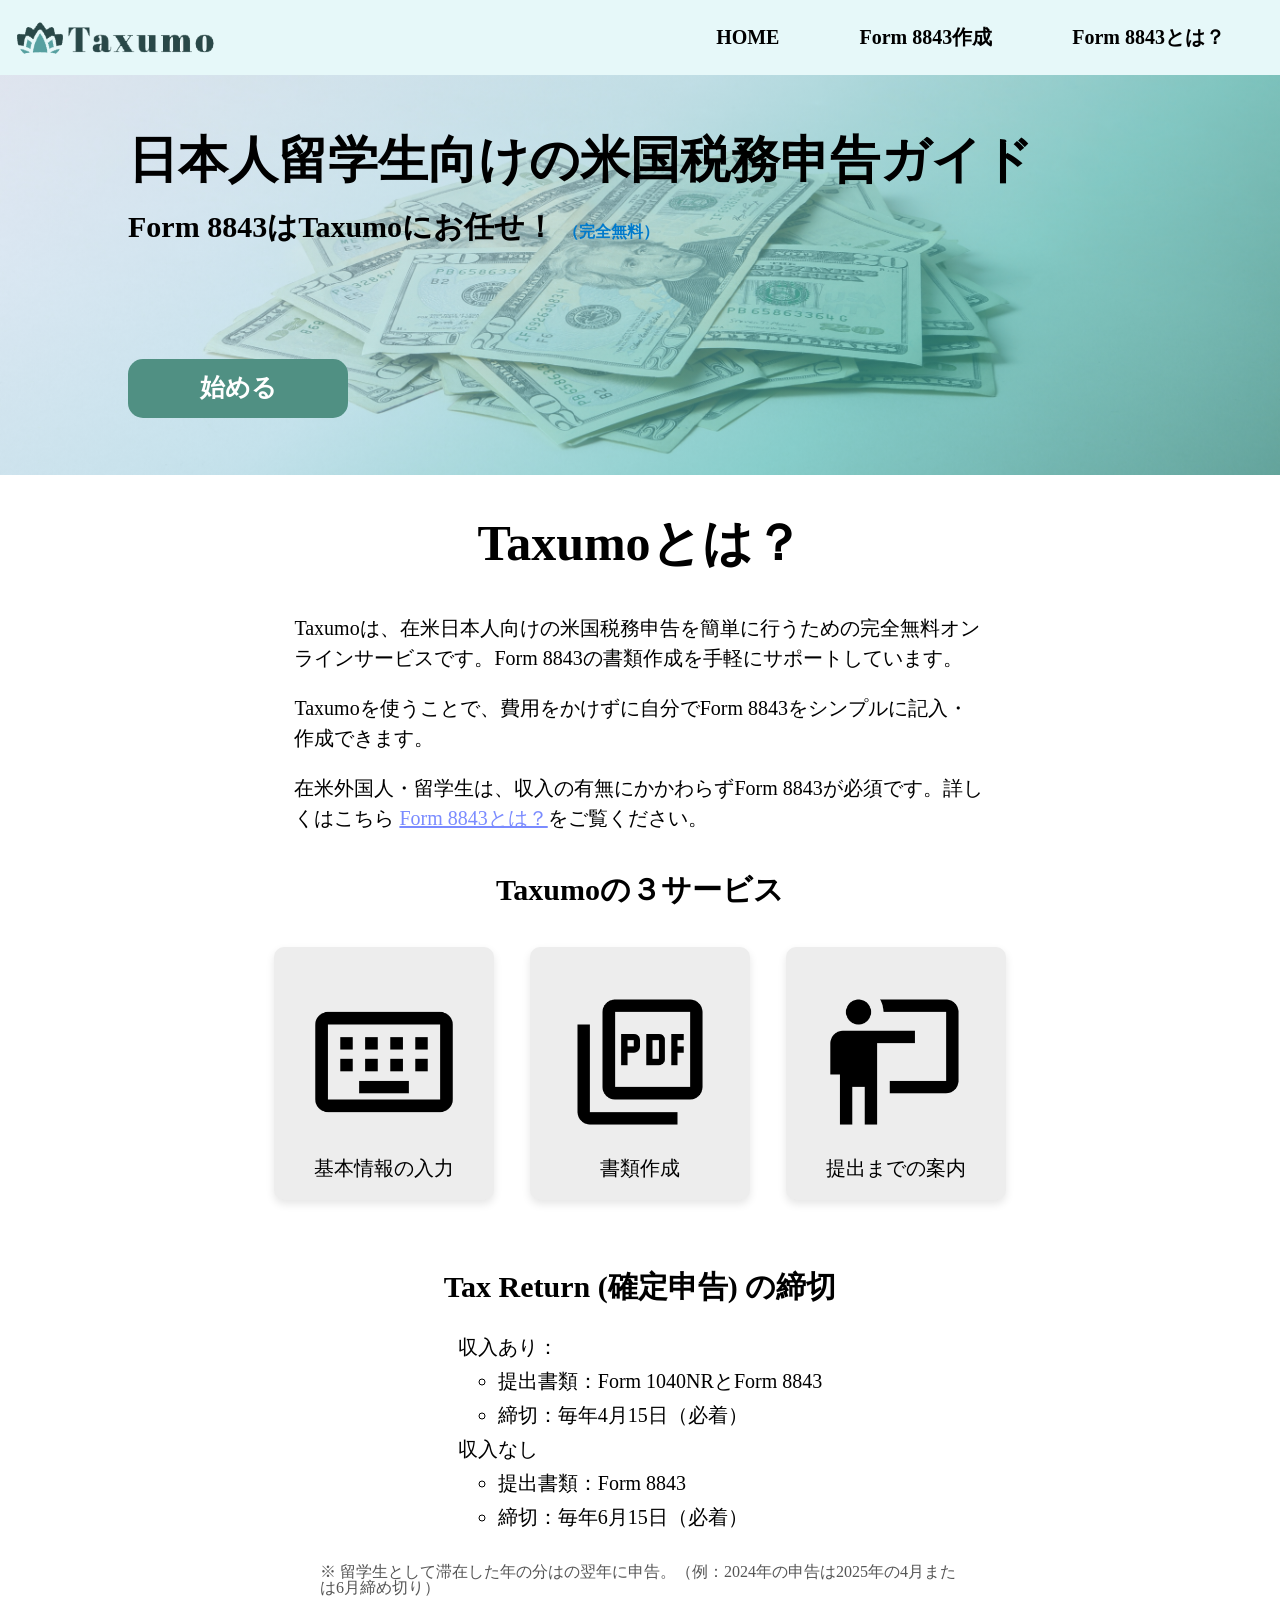
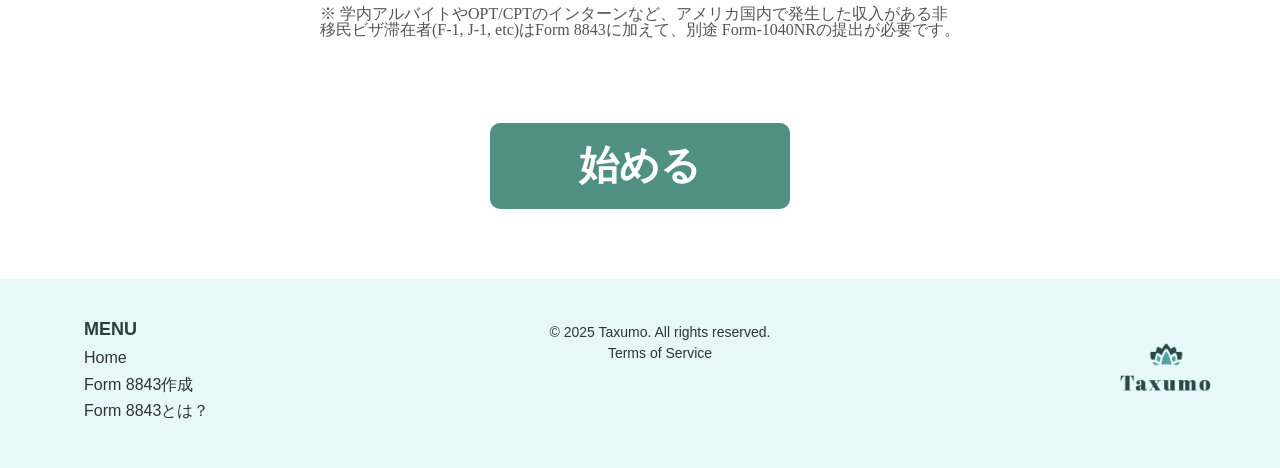
<file: frontend/index.html>
<!DOCTYPE html>
<html lang="ja">

<head>
    <meta charset="UTF-8">
    <meta name="viewport" content="width=device-width,initial-scale=1">
    <title>自分で作成するForm 8843 | Taxumo - 米国税務申告ガイド</title>
    <meta name="description" content="Taxumoは、留学生や在米外国人が自分でForm 8843を作成するための完全無料オンラインサービスです。米国税務申告に必要な情報をシンプルに入力でき、申請手続きもサポートします。">
    <meta name="keywords" content="Form 8843, f8843, 留学生, 米国税務, 税務申告, Taxumo, 自分で作成, 完全無料">
    <!-- Open Graph tags -->
    <meta property="og:title" content="自分で作成するForm 8843 | Taxumo">
    <meta property="og:description" content="Taxumoは、在米外国人や留学生が完全無料で自分でForm 8843を作成できるオンラインサービスです。">
    <meta property="og:url" content="https://entama.jp/tax-tool/">
    <meta property="og:type" content="website">
    <link rel="stylesheet" href="./css/destyle.css">
    <link rel="stylesheet" href="./css/home.css">
    <script src="./js/router.js"></script>
    <link rel="icon" href="./image/logo/taxumo-mark.png" type="image/png">
    
    <!-- Google tag (gtag.js) -->
    <script async src="https://www.googletagmanager.com/gtag/js?id=G-BQM5PJKJGV"></script>
    <script>
    window.dataLayer = window.dataLayer || [];
    function gtag(){dataLayer.push(arguments);}
    gtag('js', new Date());

    gtag('config', 'G-BQM5PJKJGV');
    </script>
</head>

<body>
    <header>
        <nav class="menu">
            <a href="#" id="top-left-logo">
                <img src="./image/logo/taxumo-mark.png" alt="icon" width="50" height=auto>
                <h1><img src="./image/logo/taxumo-letter.png" alt="icon" width="150" height=auto></h1>
                </h1>
            </a>

            <!-- hamburger menu -->
            <div class="hamburger-menu" onclick="toggleMenu(this)">
                <div class="hamburger-line"></div>
                <div class="hamburger-line"></div>
                <div class="hamburger-line"></div>
            </div>

            <ul id="menu-list">
                <li><a id="headerHomeBtn" href="javascript:void(0)">HOME</a></li>
                <li><a id="headerAgreementBtn" href="javascript:void(0)">Form 8843作成</a></li>
                <li><a href="https://ryugaku.entama.jp/2024/04/f1-student-tax-form-8843-and-1040nr/">Form 8843とは？</a></li>
                <!-- Switch JPN EN -->
                <!-- <li><a href="#"></a></li>
            <li><a href="#"></a></li> -->
            <!-- <li><a href="#">Login</a></li> -->
            </ul>
        </nav>
    </header>
    <!-- メニューを全表示かアイコンのみか判別するJS -->
    <script>
        function toggleMenu(element) {
            element.classList.toggle("active");
        }
    </script>

    <main>
        <!-- トップ -->
        <section class="top">
            <div class="top-title">
                <h1>日本人留学生向けの米国税務申告ガイド</h1>
                <h2>Form 8843はTaxumoにお任せ！ <span style="font-size:16px;color:#007acc;">（完全無料）</span></h2>
            </div>
            <h3><a id="goToAgreementBtn1" href="javascript:void(0)">始める</a></h3>
        </section>
        <!-- サービス概要 -->
        <section class="intro-service">
            <h1>Taxumoとは？</h1>
            <p>Taxumoは、在米日本人向けの米国税務申告を簡単に行うための完全無料オンラインサービスです。Form 8843の書類作成を手軽にサポートしています。</p>
            <p>Taxumoを使うことで、費用をかけずに自分でForm 8843をシンプルに記入・作成できます。</p>
            <p>在米外国人・留学生は、収入の有無にかかわらずForm 8843が必須です。詳しくはこちら
                <a href="https://ryugaku.entama.jp/2024/04/f1-student-tax-form-8843-and-1040nr/"><span>Form 8843とは？</span></a>をご覧ください。
            </p>

            <!-- サービス内容３点 -->
            <h2>Taxumoの３サービス</h2>
            <div class="intro-service-content">
                <div class="intro-service-content-item">
                    <p><img src="./image/logo/keyboard.png" alt="image"></p>
                    <h3>基本情報の入力</h3>
                </div>
                <div class="intro-service-content-item">
                    <p><img src="./image/logo/pdf.png" alt="image"></p>
                    <h3>書類作成</h3>
                </div>
                <div class="intro-service-content-item">
                    <p><img src="./image/logo/teach.png" alt="image"></p>
                    <h3>提出までの案内</h3>
                </div>
            </div>  
        </section>

        <div class="deadline">
            <h2>Tax Return (確定申告) の締切</h2>
            <ul>
                <li>収入あり：
                    <ol>
                        <li>提出書類：Form 1040NRとForm 8843</li>
                        <li>締切：毎年4月15日（必着）</li>
                    </ol>
                <li>収入なし</li>
                <ol>
                    <li>提出書類：Form 8843</li>
                    <li>締切：毎年6月15日（必着）</li>
                </ol>
            </ul>
            <div class="annotation">
                <p>※ 留学生として滞在した年の分はの翌年に申告。（例：2024年の申告は2025年の4月または6月締め切り）</p>
                <p>※ 学内アルバイトやOPT/CPTのインターンなど、アメリカ国内で発生した収入がある非移民ビザ滞在者(F-1, J-1, etc)はForm 8843に加えて、別途
                    Form-1040NRの提出が必要です。</p>
            </div>
        </div>


        <!-- Form作成開始ボタン -->
        <h3 id="start"><a id="goToAgreementBtn2" href="javascript:void(0)">始める</a></h3>

    </main>

    <footer>
        <div class="footer-menu">
            <h2>MENU</h2>
            <ul>
                <li><a id="footerHomeBtn" href="javascript:void(0)">Home</a></li>
                <li><a id="footerAgreementBtn" href="javascript:void(0)">Form 8843作成</a></li>
                <li><a href="https://ryugaku.entama.jp/2024/04/f1-student-tax-form-8843-and-1040nr/">Form 8843とは？</a></li>
            </ul>
        </div>
        <div class="footer-content">
            <p>© 2025 Taxumo. All rights reserved.</p>
            <a id="footerTermsBtn" href="javascript:void(0)">Terms of Service</a>
        </div>
        <div class="footer-logo">
            <img src="./image/logo/taxumo-logo.png" alt="icon">
        </div>
    </footer>
</body>

</html>
</file>
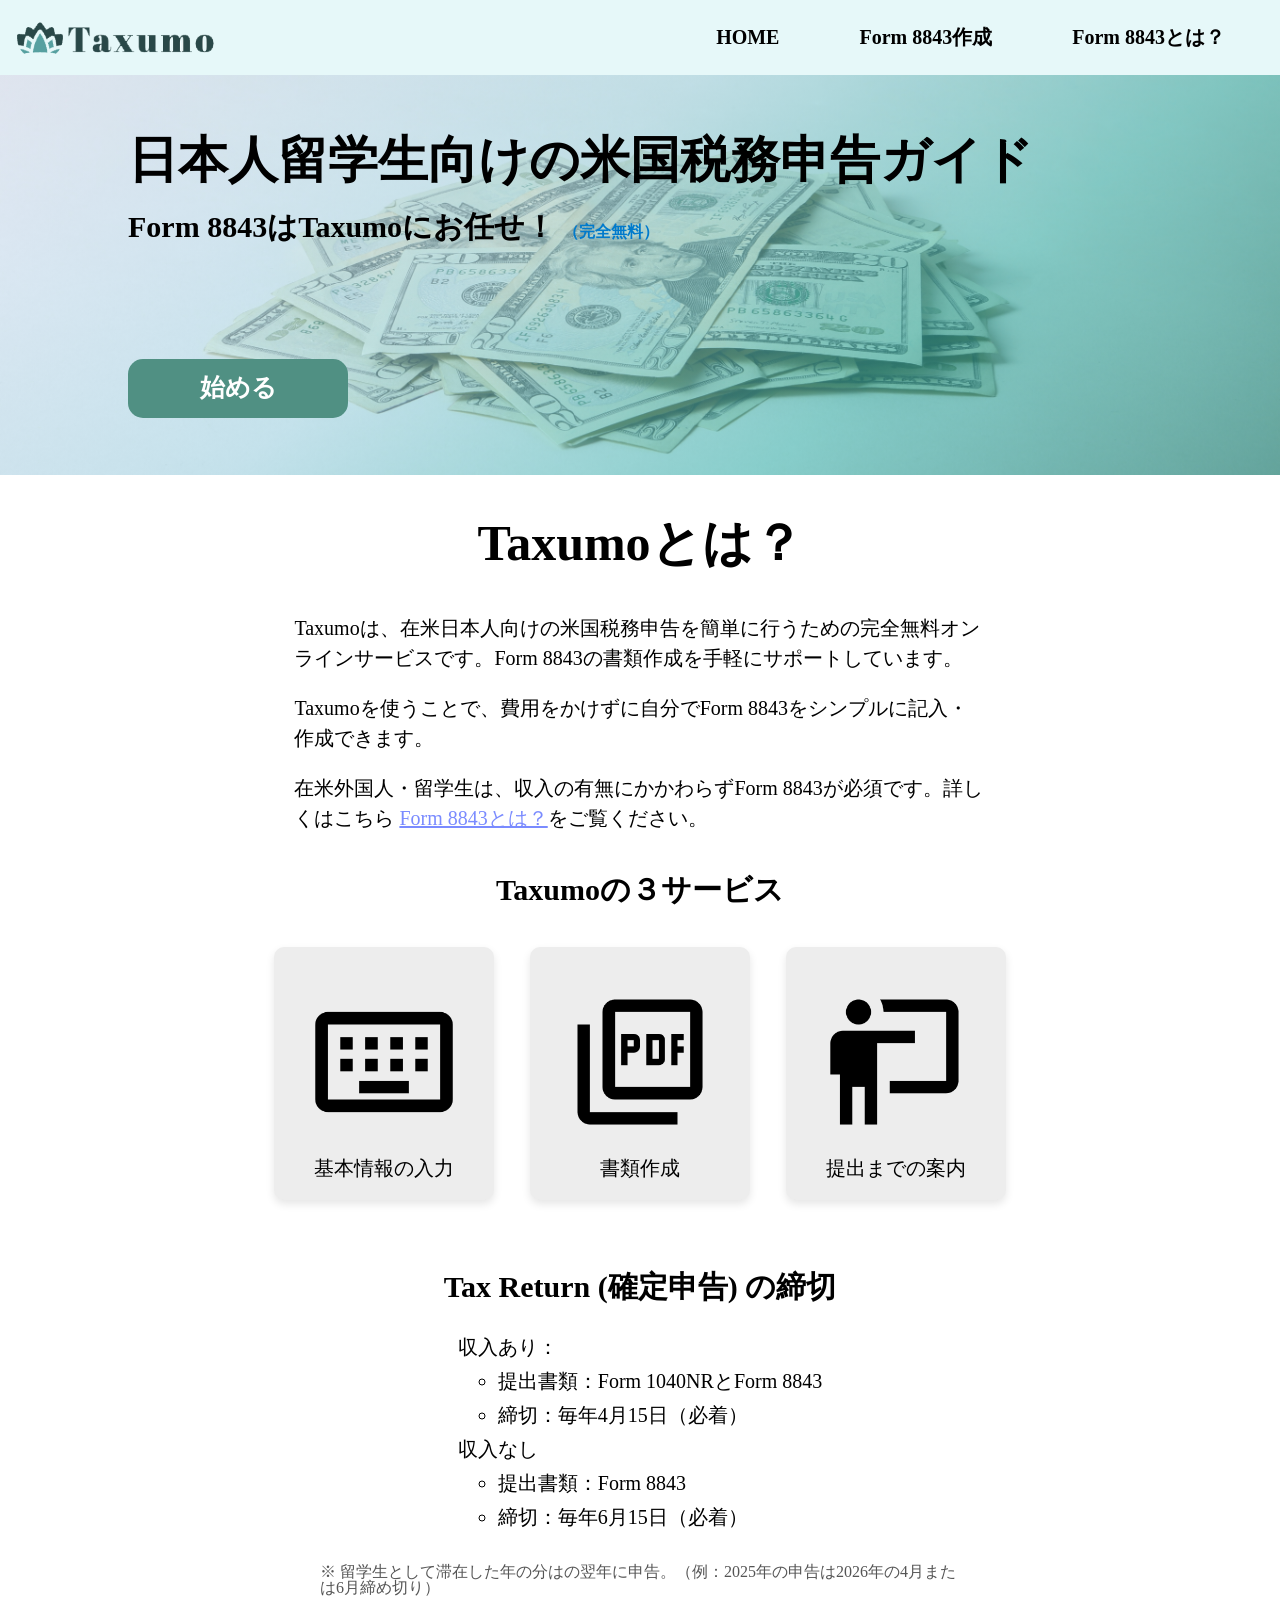
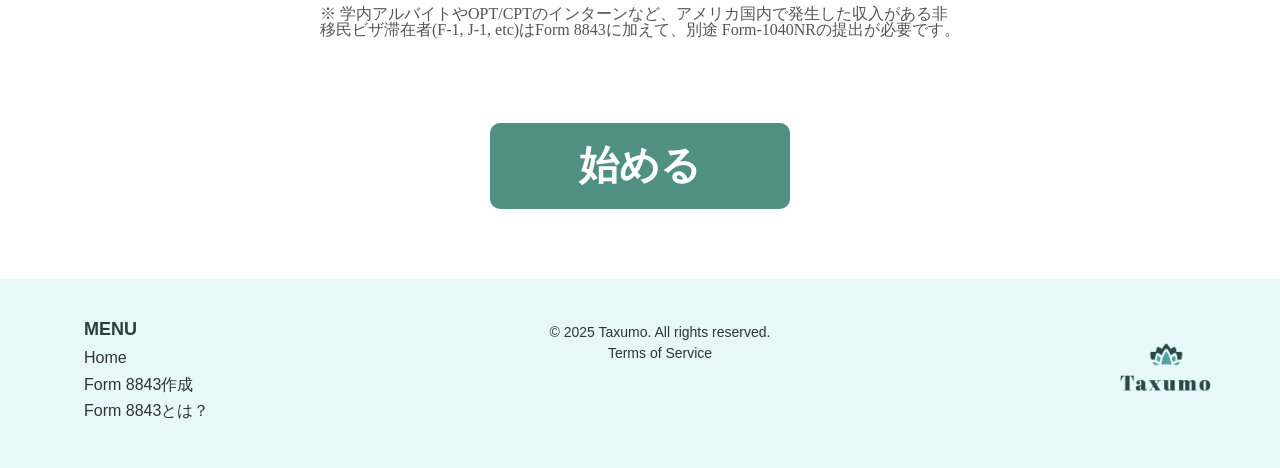
<file: tax-tool/index.html>
<!DOCTYPE html>
<html lang="ja">

<head>
    <meta charset="UTF-8">
    <meta name="viewport" content="width=device-width,initial-scale=1">
    <title>自分で作成するForm 8843 | Taxumo - 米国税務申告ガイド</title>
    <meta name="description" content="Taxumoは、留学生や在米外国人が自分でForm 8843を作成するための完全無料オンラインサービスです。米国税務申告に必要な情報をシンプルに入力でき、申請手続きもサポートします。">
    <meta name="keywords" content="Form 8843, f8843, 留学生, 米国税務, 税務申告, Taxumo, 自分で作成, 完全無料">
    <!-- Open Graph tags -->
    <meta property="og:title" content="自分で作成するForm 8843 | Taxumo">
    <meta property="og:description" content="Taxumoは、在米外国人や留学生が完全無料で自分でForm 8843を作成できるオンラインサービスです。">
    <meta property="og:url" content="https://entama.jp/tax-tool/">
    <meta property="og:type" content="website">
    <link rel="stylesheet" href="./css/destyle.css">
    <link rel="stylesheet" href="./css/home.css">
    <script src="./js/router.js"></script>
    <link rel="icon" href="./image/logo/taxumo-mark.png" type="image/png">
    
    <!-- Google tag (gtag.js) -->
    <script async src="https://www.googletagmanager.com/gtag/js?id=G-BQM5PJKJGV"></script>
    <script>
    window.dataLayer = window.dataLayer || [];
    function gtag(){dataLayer.push(arguments);}
    gtag('js', new Date());

    gtag('config', 'G-BQM5PJKJGV');
    </script>
</head>

<body>
    <header>
        <nav class="menu">
            <a href="#" id="top-left-logo">
                <img src="./image/logo/taxumo-mark.png" alt="icon" width="50" height=auto>
                <h1><img src="./image/logo/taxumo-letter.png" alt="icon" width="150" height=auto></h1>
                </h1>
            </a>

            <!-- hamburger menu -->
            <div class="hamburger-menu" onclick="toggleMenu(this)">
                <div class="hamburger-line"></div>
                <div class="hamburger-line"></div>
                <div class="hamburger-line"></div>
            </div>

            <ul id="menu-list">
                <li><a id="headerHomeBtn" href="javascript:void(0)">HOME</a></li>
                <li><a id="headerAgreementBtn" href="javascript:void(0)">Form 8843作成</a></li>
                <li><a href="https://ryugaku.entama.jp/2024/04/f1-student-tax-form-8843-and-1040nr/">Form 8843とは？</a></li>
                <!-- Switch JPN EN -->
                <!-- <li><a href="#"></a></li>
            <li><a href="#"></a></li> -->
            <!-- <li><a href="#">Login</a></li> -->
            </ul>
        </nav>
    </header>
    <!-- メニューを全表示かアイコンのみか判別するJS -->
    <script>
        function toggleMenu(element) {
            element.classList.toggle("active");
        }
    </script>

    <main>
        <!-- トップ -->
        <section class="top">
            <div class="top-title">
                <h1>日本人留学生向けの米国税務申告ガイド</h1>
                <h2>Form 8843はTaxumoにお任せ！ <span style="font-size:16px;color:#007acc;">（完全無料）</span></h2>
            </div>
            <h3><a id="goToAgreementBtn1" href="javascript:void(0)">始める</a></h3>
        </section>
        <!-- サービス概要 -->
        <section class="intro-service">
            <h1>Taxumoとは？</h1>
            <p>Taxumoは、在米日本人向けの米国税務申告を簡単に行うための完全無料オンラインサービスです。Form 8843の書類作成を手軽にサポートしています。</p>
            <p>Taxumoを使うことで、費用をかけずに自分でForm 8843をシンプルに記入・作成できます。</p>
            <p>在米外国人・留学生は、収入の有無にかかわらずForm 8843が必須です。詳しくはこちら
                <a href="https://ryugaku.entama.jp/2024/04/f1-student-tax-form-8843-and-1040nr/"><span>Form 8843とは？</span></a>をご覧ください。
            </p>

            <!-- サービス内容３点 -->
            <h2>Taxumoの３サービス</h2>
            <div class="intro-service-content">
                <div class="intro-service-content-item">
                    <p><img src="./image/logo/keyboard.png" alt="image"></p>
                    <h3>基本情報の入力</h3>
                </div>
                <div class="intro-service-content-item">
                    <p><img src="./image/logo/pdf.png" alt="image"></p>
                    <h3>書類作成</h3>
                </div>
                <div class="intro-service-content-item">
                    <p><img src="./image/logo/teach.png" alt="image"></p>
                    <h3>提出までの案内</h3>
                </div>
            </div>  
        </section>

        <div class="deadline">
            <h2>Tax Return (確定申告) の締切</h2>
            <ul>
                <li>収入あり：
                    <ol>
                        <li>提出書類：Form 1040NRとForm 8843</li>
                        <li>締切：毎年4月15日（必着）</li>
                    </ol>
                <li>収入なし</li>
                <ol>
                    <li>提出書類：Form 8843</li>
                    <li>締切：毎年6月15日（必着）</li>
                </ol>
            </ul>
            <div class="annotation">
                <p>※ 留学生として滞在した年の分はの翌年に申告。（例：2025年の申告は2026年の4月または6月締め切り）</p>
                <p>※ 学内アルバイトやOPT/CPTのインターンなど、アメリカ国内で発生した収入がある非移民ビザ滞在者(F-1, J-1, etc)はForm 8843に加えて、別途
                    Form-1040NRの提出が必要です。</p>
            </div>
        </div>


        <!-- Form作成開始ボタン -->
        <h3 id="start"><a id="goToAgreementBtn2" href="javascript:void(0)">始める</a></h3>

    </main>

    <footer>
        <div class="footer-menu">
            <h2>MENU</h2>
            <ul>
                <li><a id="footerHomeBtn" href="javascript:void(0)">Home</a></li>
                <li><a id="footerAgreementBtn" href="javascript:void(0)">Form 8843作成</a></li>
                <li><a href="https://ryugaku.entama.jp/2024/04/f1-student-tax-form-8843-and-1040nr/">Form 8843とは？</a></li>
            </ul>
        </div>
        <div class="footer-content">
            <p>© 2025 Taxumo. All rights reserved.</p>
            <a id="footerTermsBtn" href="javascript:void(0)">Terms of Service</a>
        </div>
        <div class="footer-logo">
            <img src="./image/logo/taxumo-logo.png" alt="icon">
        </div>
    </footer>
</body>

</html>
</file>
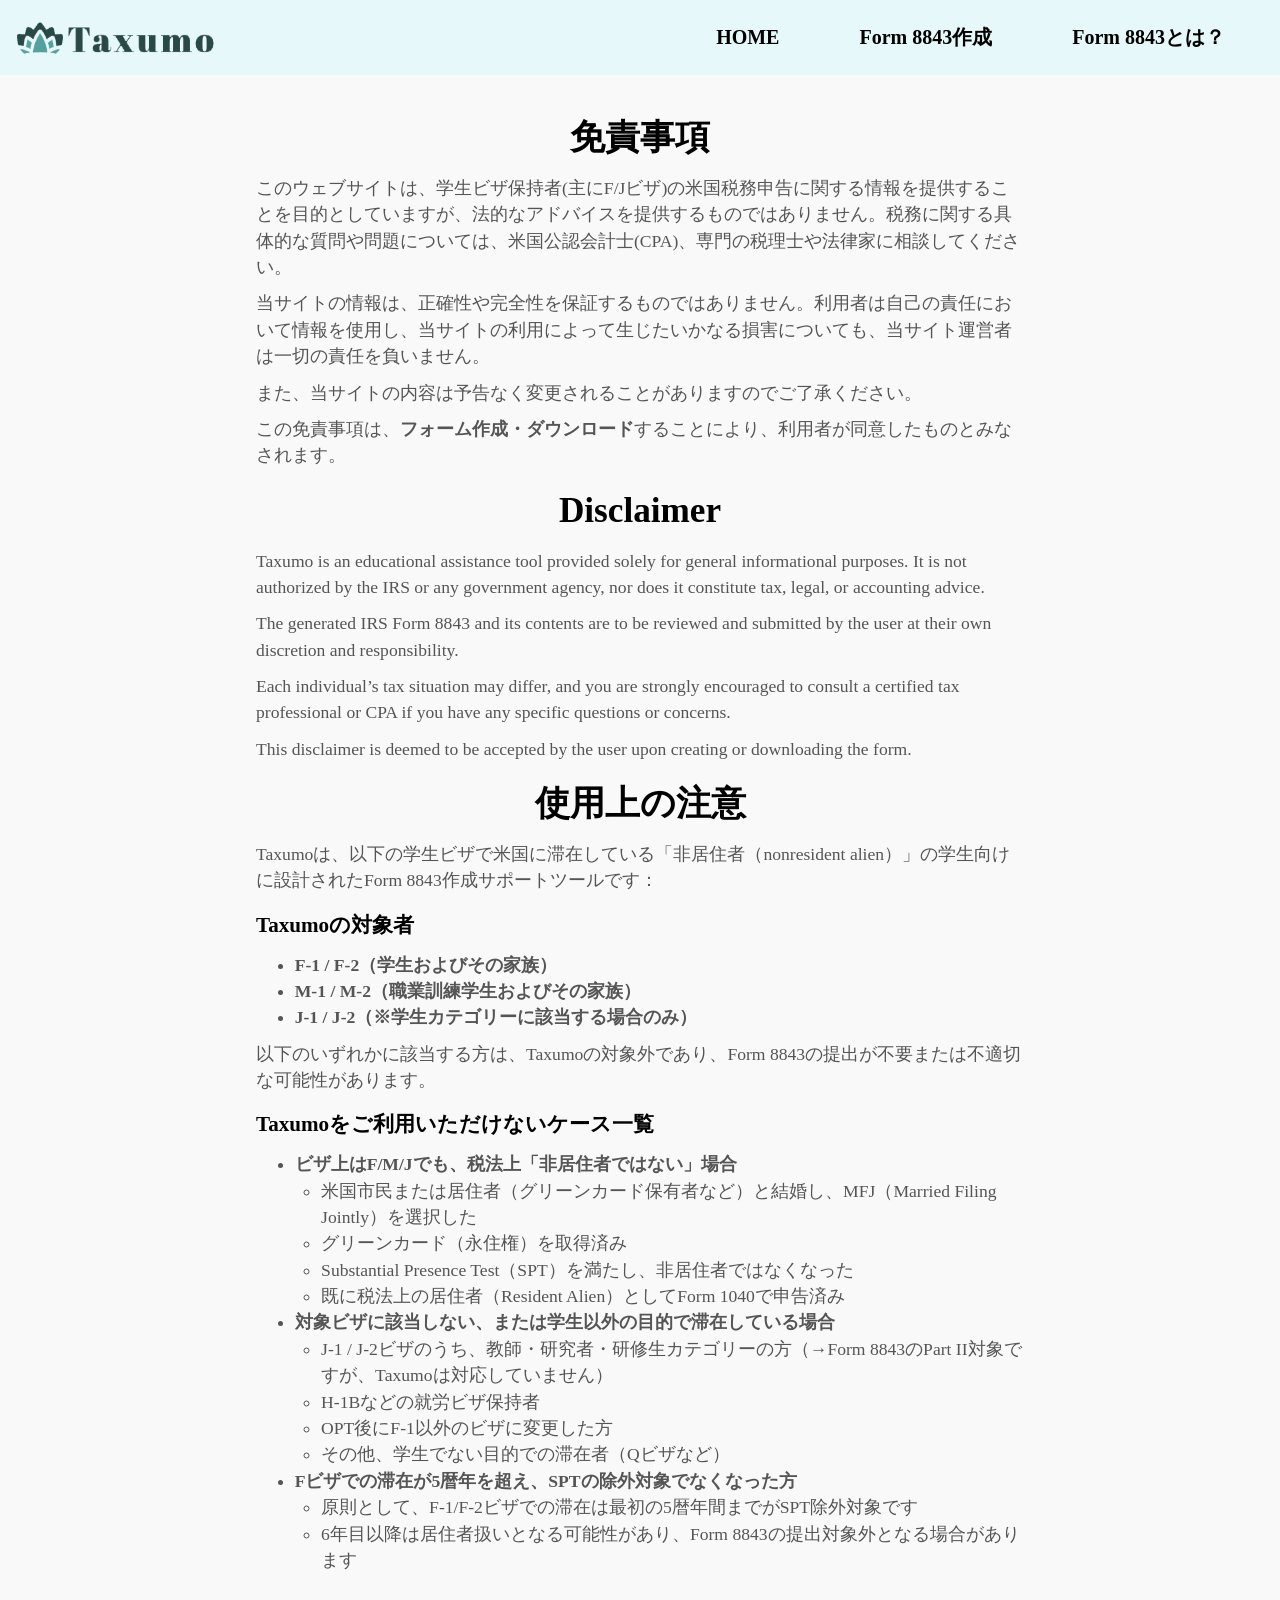
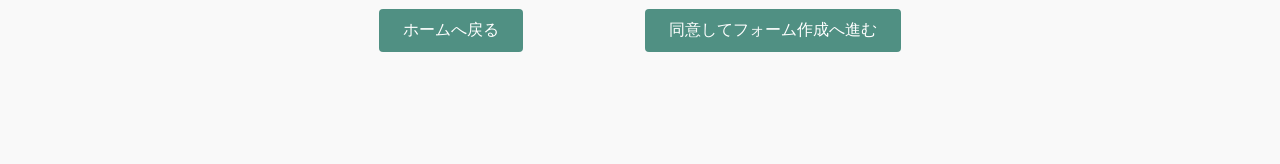
<file: frontend/html/agreeAtFirst.html>
<!DOCTYPE html>
<html lang="ja">
<head>
    <meta charset="UTF-8">
    <title>免責事項</title>
    <link rel="stylesheet" href="../css/destyle.css">
    <link rel="stylesheet" href="../css/home.css">
    <link rel="stylesheet" href="../css/agreement.css">
    <link rel="stylesheet" href="../css/style.css">
    <link rel="stylesheet" href="../css/form-style.css">
    <script src="../js/main.js"></script>
    <script src="../js/router.js"></script>
    <link rel="icon" href="../../tax-tool/image/logo/taxumo-mark.png" type="image/png">

    <!-- Google tag (gtag.js) -->
    <script async src="https://www.googletagmanager.com/gtag/js?id=G-BQM5PJKJGV"></script>
    <script>
    window.dataLayer = window.dataLayer || [];
    function gtag(){dataLayer.push(arguments);}
    gtag('js', new Date());

    gtag('config', 'G-BQM5PJKJGV');
    </script>
</head>
<body>
    <header>
        <nav class="menu">
            <a href="../index.html" id="top-left-logo">
                <img src="../image/logo/taxumo-mark.png" alt="icon" width="50" height="auto">
                <h1><img src="../image/logo/taxumo-letter.png" alt="icon" width="150" height="auto"></h1>
            </a>
            <!-- hamburger menu -->
            <div class="hamburger-menu" onclick="toggleMenu(this)">
                <div class="hamburger-line"></div>
                <div class="hamburger-line"></div>
                <div class="hamburger-line"></div>
            </div>
            <ul id="menu-list">
                <li><a id="headerHomeBtn" href="javascript:void(0)">HOME</a></li>
                <li><a id="headerAgreementBtn" href="javascript:void(0)">Form 8843作成</a></li>
                <li><a href="https://ryugaku.entama.jp/2024/04/f1-student-tax-form-8843-and-1040nr/">Form 8843とは？</a></li>
                <!-- Switch JPN EN -->
                <!-- <li><a href="#"></a></li>
            <li><a href="#"></a></li> -->
            <!-- <li><a href="#">Login</a></li> -->
            </ul>
        </nav>
    </header>
    <script>
        function toggleMenu(element) {
            element.classList.toggle("active");
        }
    </script>
    <main>
        <section class="disclaimer">
            <h1>免責事項</h1>
            <p>このウェブサイトは、学生ビザ保持者(主にF/Jビザ)の米国税務申告に関する情報を提供することを目的としていますが、法的なアドバイスを提供するものではありません。税務に関する具体的な質問や問題については、米国公認会計士(CPA)、専門の税理士や法律家に相談してください。</p>
            <p>当サイトの情報は、正確性や完全性を保証するものではありません。利用者は自己の責任において情報を使用し、当サイトの利用によって生じたいかなる損害についても、当サイト運営者は一切の責任を負いません。</p>
            <p>また、当サイトの内容は予告なく変更されることがありますのでご了承ください。</p>
            <p>この免責事項は、<span>フォーム作成・ダウンロード</span>することにより、利用者が同意したものとみなされます。</p>
            <h1>Disclaimer</h1>
            <p>Taxumo is an educational assistance tool provided solely for general informational purposes. It is not authorized by the IRS or any government agency, nor does it constitute tax, legal, or accounting advice.</p>
            <P>The generated IRS Form 8843 and its contents are to be reviewed and submitted by the user at their own discretion and responsibility.</P>
            <P>Each individual’s tax situation may differ, and you are strongly encouraged to consult a certified tax professional or CPA if you have any specific questions or concerns.</P>
            <P>This disclaimer is deemed to be accepted by the user upon creating or downloading the form.</P>

            <section class="usage-notice">
            <h1>使用上の注意</h1>
            <p>Taxumoは、以下の学生ビザで米国に滞在している「非居住者（nonresident alien）」の学生向けに設計されたForm 8843作成サポートツールです：</p>
            <h2>Taxumoの対象者</h2>
            <ul>
                <li>F-1 / F-2（学生およびその家族）</li>
                <li>M-1 / M-2（職業訓練学生およびその家族）</li>
                <li>J-1 / J-2（※学生カテゴリーに該当する場合のみ）</li>
            </ul>
            <p>以下のいずれかに該当する方は、Taxumoの対象外であり、Form 8843の提出が不要または不適切な可能性があります。</p>
            <h2>Taxumoをご利用いただけないケース一覧</h2>
            <ul>
                <li>ビザ上はF/M/Jでも、税法上「非居住者ではない」場合</li>
                <ul>
                    <li>米国市民または居住者（グリーンカード保有者など）と結婚し、MFJ（Married Filing Jointly）を選択した</li>
                    <li>グリーンカード（永住権）を取得済み</li>
                    <li>Substantial Presence Test（SPT）を満たし、非居住者ではなくなった</li>
                    <li>既に税法上の居住者（Resident Alien）としてForm 1040で申告済み</li>
                </ul>
            </ul>
            <ul>
                <li>対象ビザに該当しない、または学生以外の目的で滞在している場合</li>
                <ul>
                    <li>J-1 / J-2ビザのうち、教師・研究者・研修生カテゴリーの方（→Form 8843のPart II対象ですが、Taxumoは対応していません）</li>
                    <li>H-1Bなどの就労ビザ保持者</li>
                    <li>OPT後にF-1以外のビザに変更した方</li>
                    <li>その他、学生でない目的での滞在者（Qビザなど）</li>
                </ul>
            </ul>
            <ul>
                <li>Fビザでの滞在が5暦年を超え、SPTの除外対象でなくなった方</li>
                <ul>
                    <li>原則として、F-1/F-2ビザでの滞在は最初の5暦年間までがSPT除外対象です</li>
                    <li>6年目以降は居住者扱いとなる可能性があり、Form 8843の提出対象外となる場合があります</li>
                </ul>
            </ul>
            </section>

        </section>
        <section class="agreement_navigation">
            <button type="button" id="backhomeBtn">ホームへ戻る</button>
            <button type="button" id="formStartBtn">同意してフォーム作成へ進む</button>
        </section>
    </main>
</body>
</html>
</file>
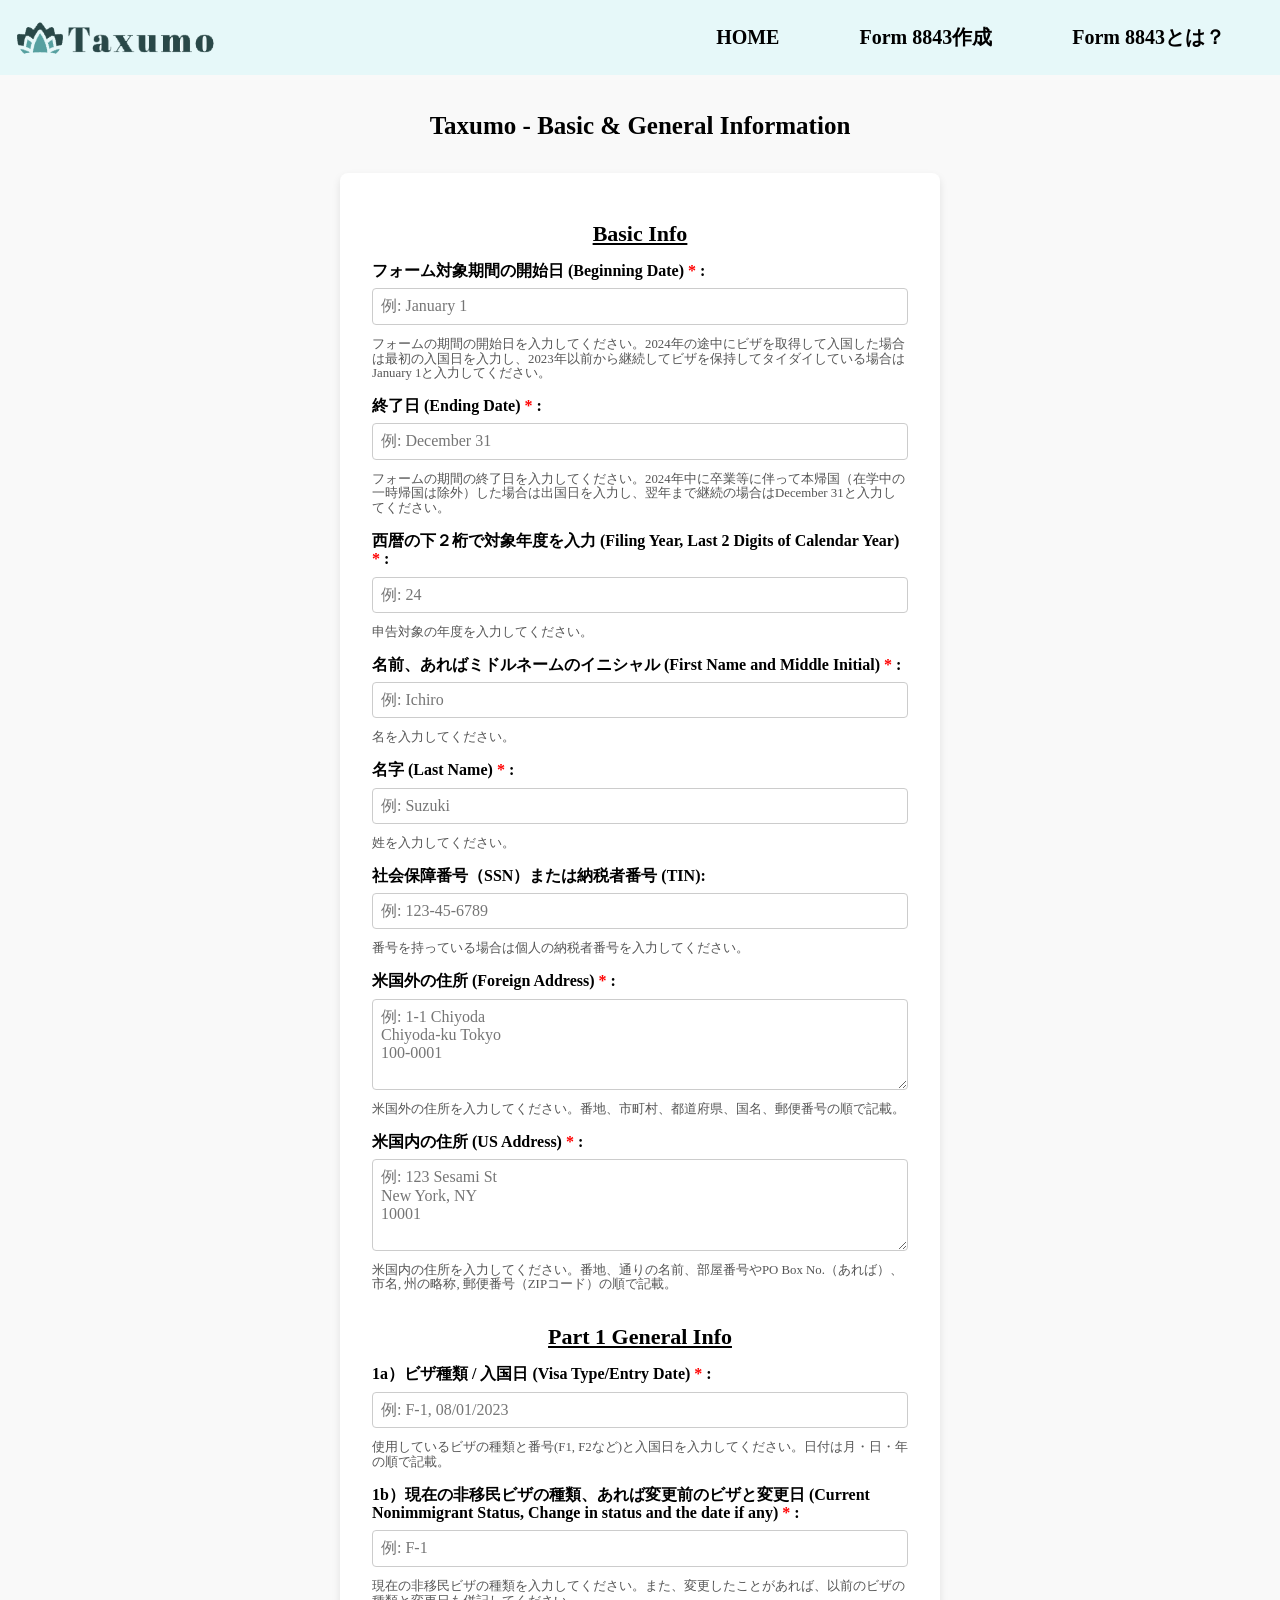
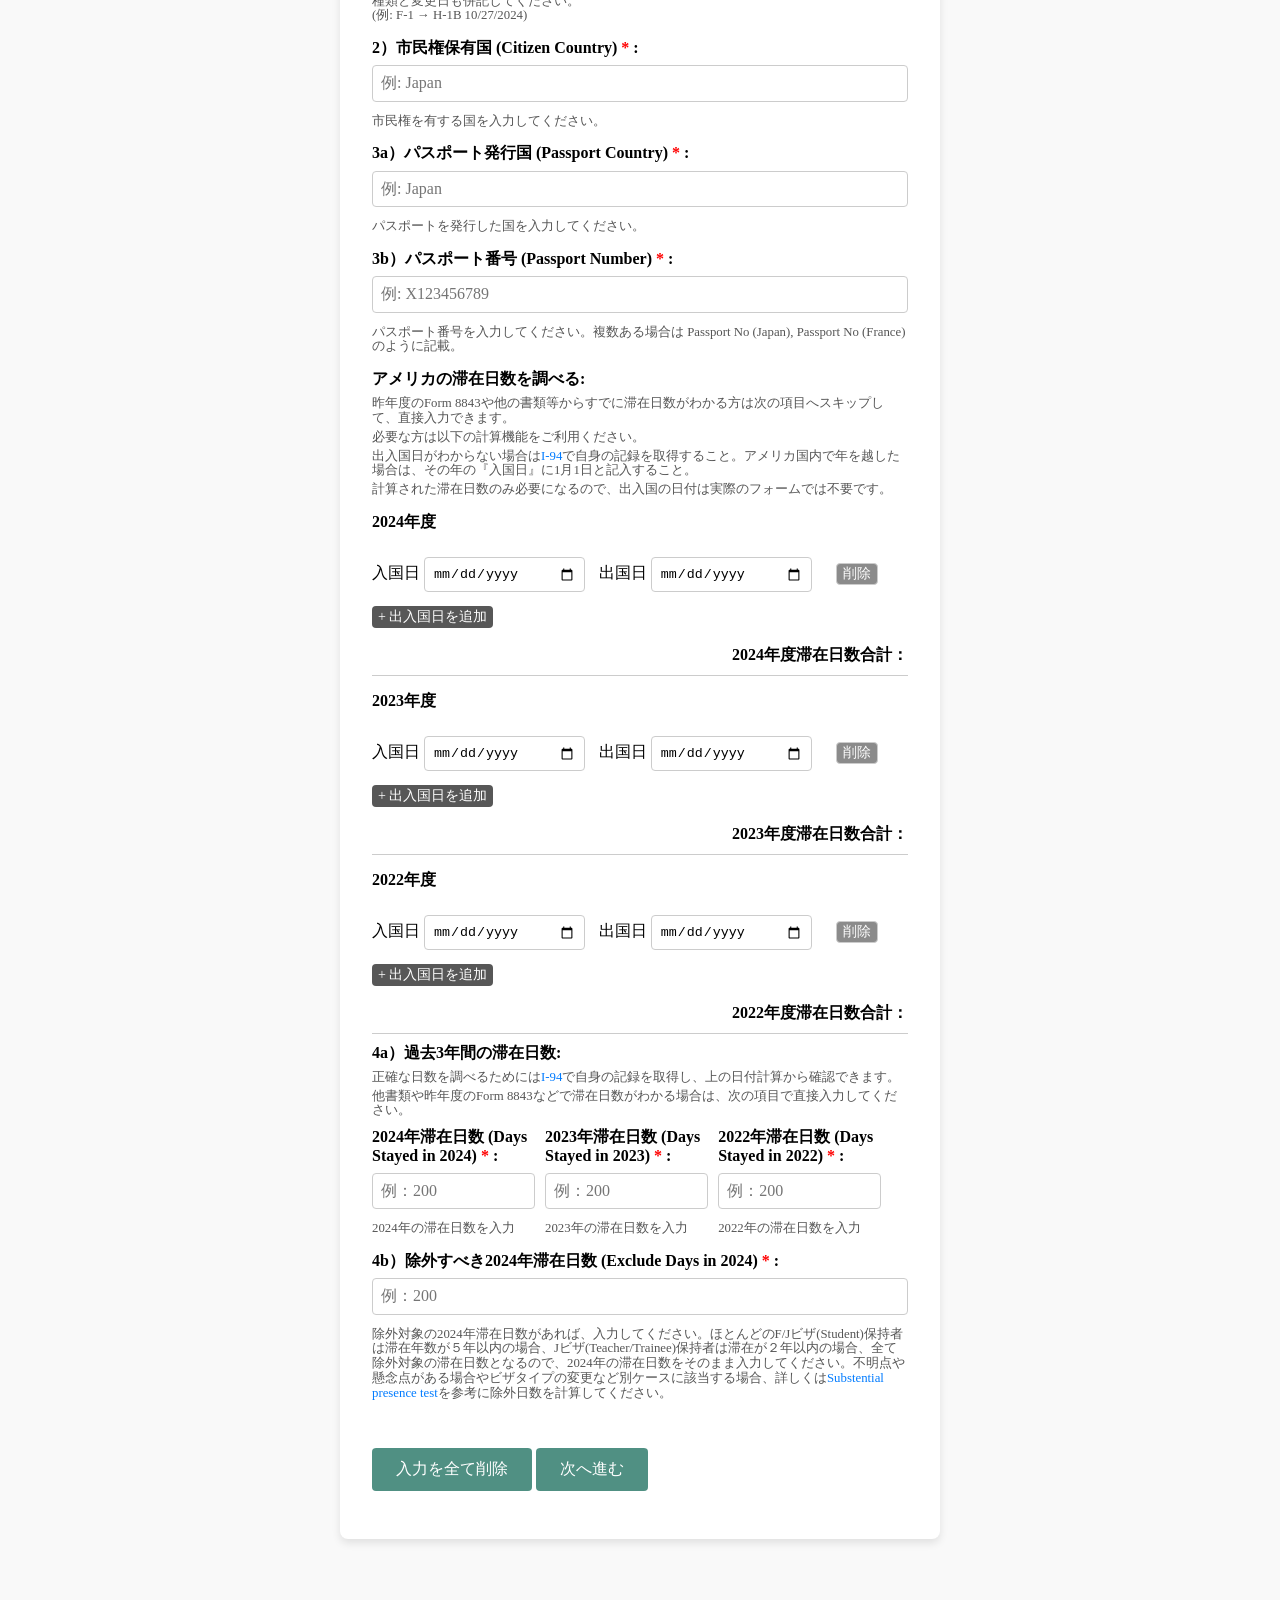
<file: frontend/html/part1.html>
<!DOCTYPE html>
<html lang="ja">

<head>
    <meta charset="UTF-8">
    <title>Taxumo - Basic & General Info</title>
    <link rel="stylesheet" href="../css/destyle.css">
    <link rel="stylesheet" href="../css/home.css">
    <link rel="stylesheet" href="../css/style.css">
    <link rel="stylesheet" href="../css/form-style.css">
    <script src="../js/main.js"></script>
    <script src="../js/router.js"></script>
    <link rel="icon" href="../../tax-tool/image/logo/taxumo-mark.png" type="image/png">

    <!-- Google tag (gtag.js) -->
    <script async src="https://www.googletagmanager.com/gtag/js?id=G-BQM5PJKJGV"></script>
    <script>
    window.dataLayer = window.dataLayer || [];
    function gtag(){dataLayer.push(arguments);}
    gtag('js', new Date());

    gtag('config', 'G-BQM5PJKJGV');
    </script>
</head>

<body>
    <header>
        <nav class="menu">
            <a href="../index.html" id="top-left-logo">
                <img src="../image/logo/taxumo-mark.png" alt="icon" width="50" height="auto">
                <h1><img src="../image/logo/taxumo-letter.png" alt="icon" width="150" height="auto"></h1>
            </a>
            <!-- hamburger menu -->
            <div class="hamburger-menu" onclick="toggleMenu(this)">
                <div class="hamburger-line"></div>
                <div class="hamburger-line"></div>
                <div class="hamburger-line"></div>
            </div>
            <ul id="menu-list">
                <li><a id="headerHomeBtn" href="javascript:void(0)">HOME</a></li>
                <li><a id="headerAgreementBtn" href="javascript:void(0)">Form 8843作成</a></li>
                <li><a href="https://ryugaku.entama.jp/2024/04/f1-student-tax-form-8843-and-1040nr/">Form 8843とは？</a></li>
                <!-- Switch JPN EN -->
                <!-- <li><a href="#"></a></li>
            <li><a href="#"></a></li> -->
            <!-- <li><a href="#">Login</a></li> -->
            </ul>
        </nav>
    </header>
    <script>
        function toggleMenu(element) {
            element.classList.toggle("active");
        }
    </script>
    <main>
        <section class="page-title">
            <h1>Taxumo - Basic &amp; General Information</h1>
        </section>
        <form id="part1Form">
            <div class="section">
                <h2>Basic Info</h2>
                <div class="field">
                    <label for="beginningDate">フォーム対象期間の開始日 (Beginning Date)<span style="color:red;"> * </span>:</label>
                    <input type="text" id="beginningDate" placeholder="例: January 1">
                    <small>フォームの期間の開始日を入力してください。2024年の途中にビザを取得して入国した場合は最初の入国日を入力し、2023年以前から継続してビザを保持してタイダイしている場合はJanuary
                        1と入力してください。</small>
                </div>
                <div class="field">
                    <label for="endingDate">終了日 (Ending Date)<span style="color:red;"> * </span>:</label>
                    <input type="text" id="endingDate" placeholder="例: December 31">
                    <small>フォームの期間の終了日を入力してください。2024年中に卒業等に伴って本帰国（在学中の一時帰国は除外）した場合は出国日を入力し、翌年まで継続の場合はDecember
                        31と入力してください。</small>
                </div>
                <div class="field">
                    <label for="filingYear">西暦の下２桁で対象年度を入力 (Filing Year, Last 2 Digits of Calendar Year)<span style="color:red;"> * </span>:</label>
                    <input type="text" id="filingYear" placeholder="例: 24">
                    <small>申告対象の年度を入力してください。</small>
                </div>
                <div class="field">
                    <label for="firstName">名前、あればミドルネームのイニシャル (First Name and Middle Initial)<span style="color:red;"> * </span>:</label>
                    <input type="text" id="firstName" placeholder="例: Ichiro">
                    <small>名を入力してください。</small>
                </div>
                <div class="field">
                    <label for="lastName">名字 (Last Name)<span style="color:red;"> * </span>:</label>
                    <input type="text" id="lastName" placeholder="例: Suzuki">
                    <small>姓を入力してください。</small>
                </div>
                <div class="field">
                    <label for="tin">社会保障番号（SSN）または納税者番号 (TIN):</label>
                    <input type="text" id="tin" placeholder="例: 123-45-6789">
                    <small>番号を持っている場合は個人の納税者番号を入力してください。</small>
                </div>
                <div class="field">
                    <label for="ForeignAddress">米国外の住所 (Foreign Address)<span style="color:red;"> * </span>:</label>
                    <textarea id="ForeignAddress" placeholder="例: 1-1 Chiyoda&#10;Chiyoda-ku Tokyo&#10;100-0001" rows="4"></textarea>
                    <small>米国外の住所を入力してください。番地、市町村、都道府県、国名、郵便番号の順で記載。</small>
                </div>
                <div class="field">
                    <label for="usAddress">米国内の住所 (US Address)<span style="color:red;"> * </span>:</label>
                    <textarea id="usAddress" placeholder="例: 123 Sesami St&#10;New York, NY&#10;10001" rows="4"></textarea>
                    <small>米国内の住所を入力してください。番地、通りの名前、部屋番号やPO Box No.（あれば）、市名, 州の略称, 郵便番号（ZIPコード）の順で記載。</small>
                </div>
            </div>
            <div class="section">
                <h2>Part 1 General Info</h2>
                <div class="field">
                    <label for="i_visaType_entry_date">1a）ビザ種類 / 入国日 (Visa Type/Entry Date)<span style="color:red;"> * </span>:</label>
                    <input type="text" id="i_visaType_entry_date" placeholder="例: F-1, 08/01/2023">
                    <small>使用しているビザの種類と番号(F1, F2など)と入国日を入力してください。日付は月・日・年の順で記載。</small>
                </div>
                <div class="field">
                    <label for="i_cur_nonimmi_status">1b）現在の非移民ビザの種類、あれば変更前のビザと変更日 (Current Nonimmigrant Status, Change in
                        status and the date if any)<span style="color:red;"> * </span>:</label>
                    <input type="text" id="i_cur_nonimmi_status" placeholder="例: F-1">
                    <small>現在の非移民ビザの種類を入力してください。また、変更したことがあれば、以前のビザの種類と変更日も併記してください。
                        <br />(例: F-1 → H-1B 10/27/2024)</small></small>
                </div>
                <div class="field">
                    <label for="i_citizen_country">2）市民権保有国 (Citizen Country)<span style="color:red;"> * </span>:</label>
                    <input type="text" id="i_citizen_country" placeholder="例: Japan">
                    <small>市民権を有する国を入力してください。</small>
                </div>
                <div class="field">
                    <label for="i_passportCountry">3a）パスポート発行国 (Passport Country)<span style="color:red;"> * </span>:</label>
                    <input type="text" id="i_passportCountry" placeholder="例: Japan">
                    <small>パスポートを発行した国を入力してください。</small>
                </div>
                <div class="field">
                    <label for="i_passportNumber">3b）パスポート番号 (Passport Number)<span style="color:red;"> * </span>:</label>
                    <input type="text" id="i_passportNumber" placeholder="例: X123456789">
                    <small>パスポート番号を入力してください。複数ある場合は Passport No (Japan), Passport No (France)のように記載。</small>
                </div>

                <div class="field">
                    <label for="i_passportNumber">アメリカの滞在日数を調べる:</label>
                    <small>昨年度のForm 8843や他の書類等からすでに滞在日数がわかる方は次の項目へスキップして、直接入力できます。</small>
                    <small>必要な方は以下の計算機能をご利用ください。</small>
                    <small>出入国日がわからない場合は<a href="https://i94.cbp.dhs.gov/home"
                            target="_blank">I-94</a>で自身の記録を取得すること。アメリカ国内で年を越した場合は、その年の『入国日』に1月1日と記入すること。</small>
                    <small>計算された滞在日数のみ必要になるので、出入国の日付は実際のフォームでは不要です。</small>
                </div>

                <div id="container"></div>
                <script src="../js/daycalc.js"></script>

                <label for="i_passportNumber">4a）過去3年間の滞在日数:</label>
                <small>正確な日数を調べるためには<a href="https://i94.cbp.dhs.gov/home"
                        target="_blank">I-94</a>で自身の記録を取得し、上の日付計算から確認できます。</small>
                <small>他書類や昨年度のForm 8843などで滞在日数がわかる場合は、次の項目で直接入力してください。</small>
                <div class="day-stayed-container">
                    <div class="field day_stayed">
                        <label for="i_stays_2024">2024年滞在日数 (Days Stayed in 2024)<span style="color:red;"> * </span>:</label>
                        <input type="text" id="i_stays_2024" placeholder="例：200">
                        <small>2024年の滞在日数を入力</small>
                    </div>
                    <div class="field day_stayed">
                        <label for="i_stays_2023">2023年滞在日数 (Days Stayed in 2023)<span style="color:red;"> * </span>:</label>
                        <input type="text" id="i_stays_2023" placeholder="例：200">
                        <small>2023年の滞在日数を入力</small>
                    </div>
                    <div class="field day_stayed">
                        <label for="i_stays_2022">2022年滞在日数 (Days Stayed in 2022)<span style="color:red;"> * </span>:</label>
                        <input type="text" id="i_stays_2022" placeholder="例：200">
                        <small>2022年の滞在日数を入力</small>
                    </div>
                </div>

                <div class="field">
                    <label for="i_exclude_stays_2024">4b）除外すべき2024年滞在日数 (Exclude Days in 2024)<span style="color:red;"> * </span>:</label>
                    <input type="text" id="i_exclude_stays_2024" placeholder="例：200">

                    <small>除外対象の2024年滞在日数があれば、入力してください。ほとんどのF/Jビザ(Student)保持者は滞在年数が５年以内の場合、Jビザ(Teacher/Trainee)保持者は滞在が２年以内の場合、全て除外対象の滞在日数となるので、2024年の滞在日数をそのまま入力してください。不明点や懸念点がある場合やビザタイプの変更など別ケースに該当する場合、詳しくは<a href="https://www.irs.gov/individuals/international-taxpayers/substantial-presence-test#:~:text=U.S.%20airspace.-,Exempt%20individual,-Do%20not%20count"
                            target="_blank">Substential presence test</a>を参考に除外日数を計算してください。</small>
                </div>
            </div>
            <button type="button" id="clearBtn">入力を全て削除</button>
            <button type="button" id="nextBtn">次へ進む</button>
        </form>
    </main>
</body>

</html>
</file>
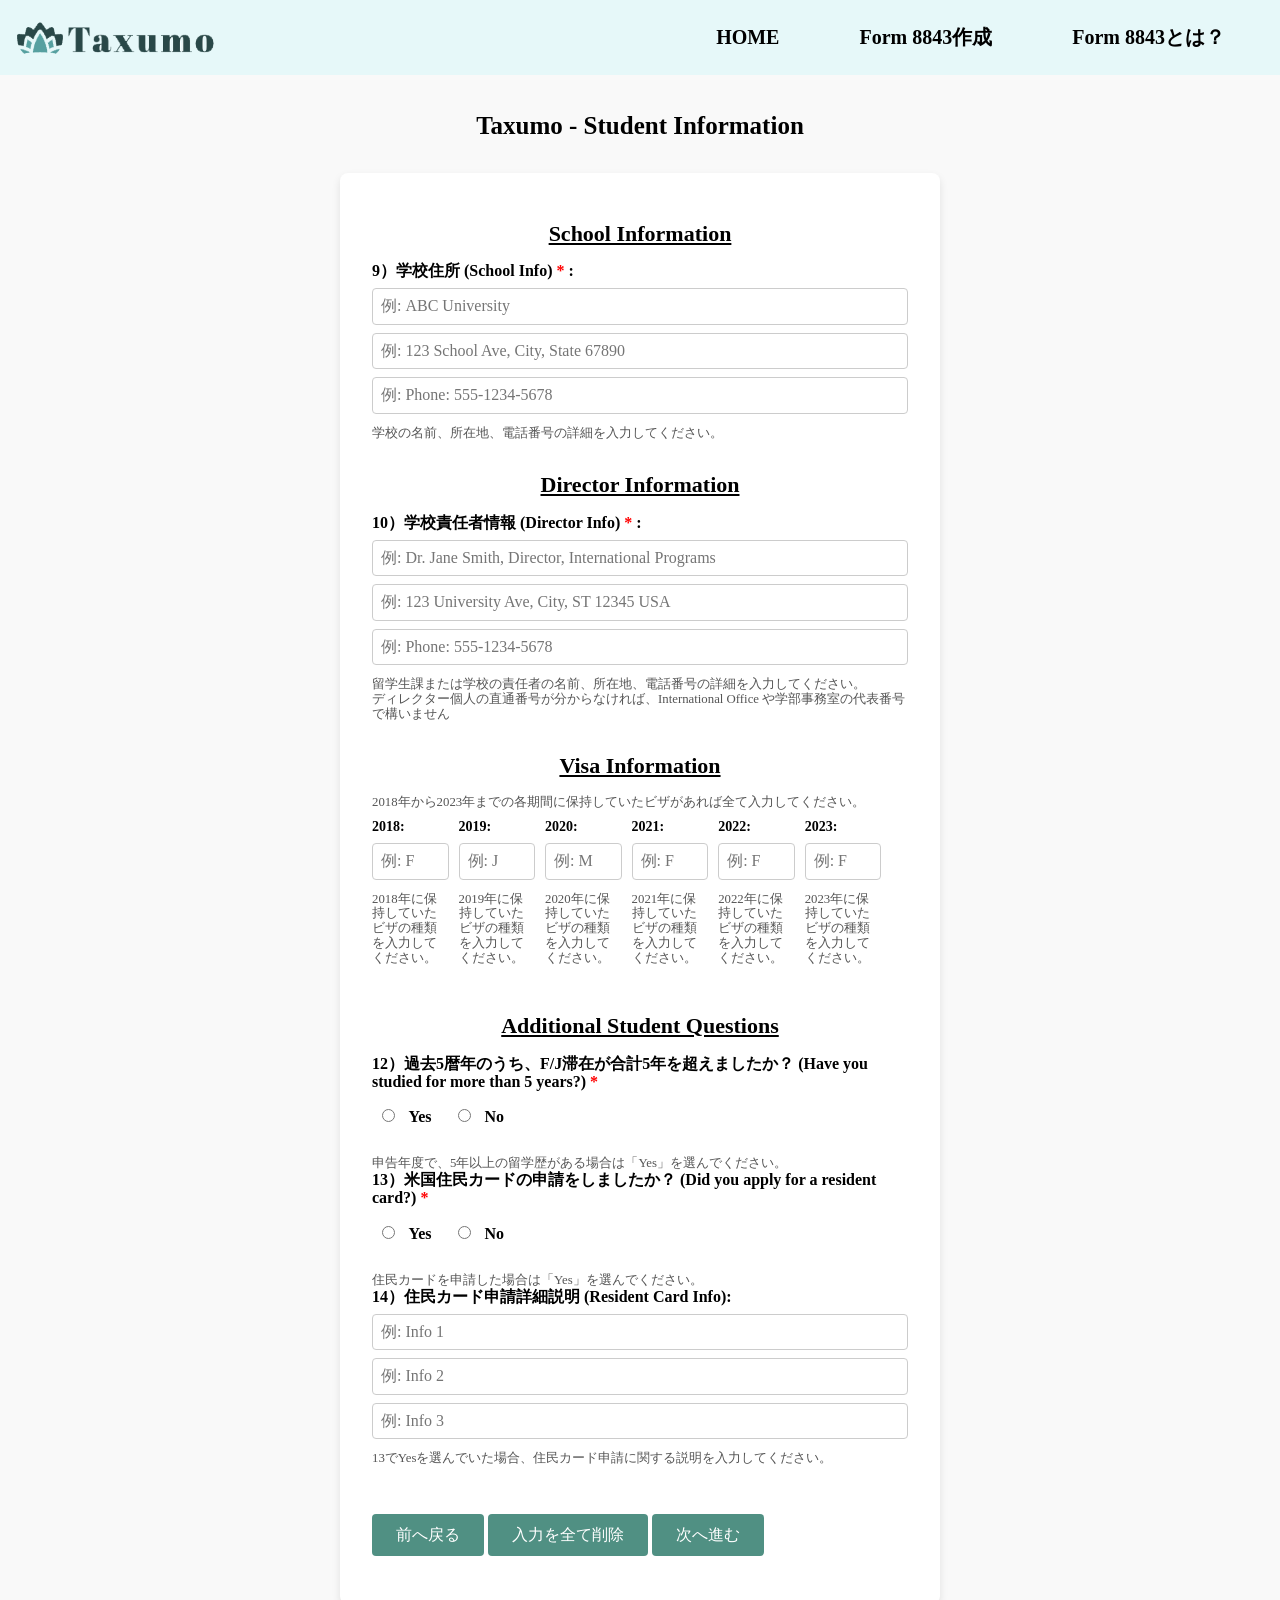
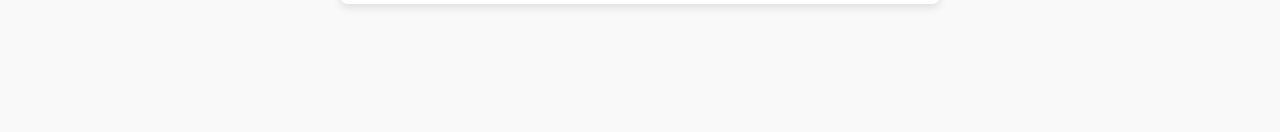
<file: frontend/html/part3.html>
<!DOCTYPE html>
<html lang="ja">
<head>
    <meta charset="UTF-8">
    <title>Taxumo - Student Information</title>
    <link rel="stylesheet" href="../css/destyle.css">
    <link rel="stylesheet" href="../css/home.css">
    <link rel="stylesheet" href="../css/style.css">
    <link rel="stylesheet" href="../css/form-style.css">
    <script src="../js/main.js" defer></script>
    <script src="../js/router.js" defer></script>
    <link rel="icon" href="../../tax-tool/image/logo/taxumo-mark.png" type="image/png">

    <!-- Google tag (gtag.js) -->
    <script async src="https://www.googletagmanager.com/gtag/js?id=G-BQM5PJKJGV"></script>
    <script>
    window.dataLayer = window.dataLayer || [];
    function gtag(){dataLayer.push(arguments);}
    gtag('js', new Date());

    gtag('config', 'G-BQM5PJKJGV');
    </script>
</head>
<body>
    <header>
        <nav class="menu">
            <a href="../index.html" id="top-left-logo">
                <img src="../image/logo/taxumo-mark.png" alt="icon" width="50" height="auto">
                <h1><img src="../image/logo/taxumo-letter.png" alt="icon" width="150" height="auto"></h1>
            </a>
            <!-- hamburger menu -->
            <div class="hamburger-menu" onclick="toggleMenu(this)">
                <div class="hamburger-line"></div>
                <div class="hamburger-line"></div>
                <div class="hamburger-line"></div>
            </div>
            <ul id="menu-list">
                <li><a id="headerHomeBtn" href="javascript:void(0)">HOME</a></li>
                <li><a id="headerAgreementBtn" href="javascript:void(0)">Form 8843作成</a></li>
                <li><a href="https://ryugaku.entama.jp/2024/04/f1-student-tax-form-8843-and-1040nr/">Form 8843とは？</a></li>
                <!-- Switch JPN EN -->
                <!-- <li><a href="#"></a></li>
            <li><a href="#"></a></li> -->
            <!-- <li><a href="#">Login</a></li> -->
            </ul>
        </nav>
    </header>
    <script>
        function toggleMenu(element) {
            element.classList.toggle("active");
        }
    </script>
    <main>
        <section class="page-title">
            <h1>Taxumo - Student Information</h1>
        </section>
        <form id="part3Form">
            <div class="section">
                <h2>School Information</h2>
                <div class="field">
                    <label for="iii_school_info_1">9）学校住所 (School Info)<span style="color:red;"> * </span>:</label>
                    <input type="text" id="iii_school_info_1" placeholder="例: ABC University">
                <!-- </div>
                <div class="field"> -->
                    <input type="text" id="iii_school_info_2" placeholder="例: 123 School Ave, City, State 67890">
                <!-- </div>
                <div class="field"> -->
                    <input type="text" id="iii_school_info_3" placeholder="例: Phone: 555-1234-5678">
                    <small>学校の名前、所在地、電話番号の詳細を入力してください。</small>
                </div>
            </div>
            <div class="section">
                <h2>Director Information</h2>
                <div class="field">

                    <label for="iii_director_info_1">10）学校責任者情報 (Director Info)<span style="color:red;"> * </span>:</label>
                    <input type="text" id="iii_director_info_1" placeholder="例: Dr. Jane Smith, Director, International Programs">
                <!-- </div>
                <div class="field"> -->
                    <input type="text" id="iii_director_info_2" placeholder="例: 123 University Ave, City, ST 12345 USA">
                <!-- </div>
                <div class="field"> -->
                    <input type="text" id="iii_director_info_3" placeholder="例: Phone: 555-1234-5678">
                    <small>留学生課または学校の責任者の名前、所在地、電話番号の詳細を入力してください。<br />
                    ディレクター個人の直通番号が分からなければ、International Office や学部事務室の代表番号で構いません</small>
                </div>
            </div>
            <div class="section">
                <h2>Visa Information</h2>
                <small>2018年から2023年までの各期間に保持していたビザがあれば全て入力してください。</small>
                <div class="visa-type-container">
                    <div class="field">
                    <label for="iii_visa_type_2018">2018:</label>
                    <input type="text" id="iii_visa_type_2018" placeholder="例: F">
                    <small>2018年に保持していたビザの種類を入力してください。</small>
                </div>
                <div class="field">
                    <label for="iii_visa_type_2019">2019:</label>
                    <input type="text" id="iii_visa_type_2019" placeholder="例: J">
                    <small>2019年に保持していたビザの種類を入力してください。</small>
                </div>
                <div class="field">
                    <label for="iii_visa_type_2020">2020:</label>
                    <input type="text" id="iii_visa_type_2020" placeholder="例: M">
                    <small>2020年に保持していたビザの種類を入力してください。</small>
                </div>
                <div class="field">
                    <label for="iii_visa_type_2021">2021:</label>
                    <input type="text" id="iii_visa_type_2021" placeholder="例: F">
                    <small>2021年に保持していたビザの種類を入力してください。</small>
                </div>
                <div class="field">
                    <label for="iii_visa_type_2022">2022:</label>
                    <input type="text" id="iii_visa_type_2022" placeholder="例: F">
                    <small>2022年に保持していたビザの種類を入力してください。</small>
                </div>
                <div class="field">
                    <label for="iii_visa_type_2023">2023:</label>
                    <input type="text" id="iii_visa_type_2023" placeholder="例: F">
                    <small>2023年に保持していたビザの種類を入力してください。</small>
                </div>
                </div>
            </div>
            <div class="section">
                <h2>Additional Student Questions</h2>
                <fieldset>
                    <legend>12）過去5暦年のうち、F/J滞在が合計5年を超えましたか？ (Have you studied for more than 5 years?) <span style="color:red;"> * </span></legend>
                    <div class="radio-group">
                        <label for="iii_more_than_5years_Yes">
                            <input type="radio" name="moreThan5Years" value="yes" id="iii_more_than_5years_Yes">
                            Yes
                        </label>
                        <label for="iii_more_than_5years_No">
                            <input type="radio" name="moreThan5Years" value="no" id="iii_more_than_5years_No">
                            No
                        </label>
                    </div>
                    <small>申告年度で、5年以上の留学歴がある場合は「Yes」を選んでください。</small>
                </fieldset>

                <fieldset>
                    <legend>13）米国住民カードの申請をしましたか？ (Did you apply for a resident card?) <span style="color:red;"> * </span></legend>
                    <div class="radio-group">
                        <label for="iii_apply_residenct_Yes">
                            <input type="radio" name="applyResident" value="yes" id="iii_apply_residenct_Yes">
                            Yes
                        </label>
                        <label for="iii_apply_residenct_No">
                            <input type="radio" name="applyResident" value="no" id="iii_apply_residenct_No">
                            No
                        </label>
                    </div>
                    <small>住民カードを申請した場合は「Yes」を選んでください。</small>
                </fieldset>

                <div class="field">
                    <label for="iii_apply_residenct_Yes_info_1">14）住民カード申請詳細説明 (Resident Card Info):</label>
                    <input type="text" id="iii_apply_residenct_Yes_info_1" placeholder="例: Info 1">
                <!-- </div>
                <div class="field"> -->
                    <input type="text" id="iii_apply_residenct_Yes_info_2" placeholder="例: Info 2">
                <!-- </div>
                <div class="field"> -->
                    <input type="text" id="iii_apply_residenct_Yes_info_3" placeholder="例: Info 3">
                    <small>13でYesを選んでいた場合、住民カード申請に関する説明を入力してください。</small>
                </div>
            </div>

            <button type="button" id="backBtn">前へ戻る</button>
            <button type="button" id="clearBtn">入力を全て削除</button>
            <button type="button" id="goToAgreeDownloadBtn">次へ進む</button>
          
        </form>
    </main>
</body>
</html>
</file>
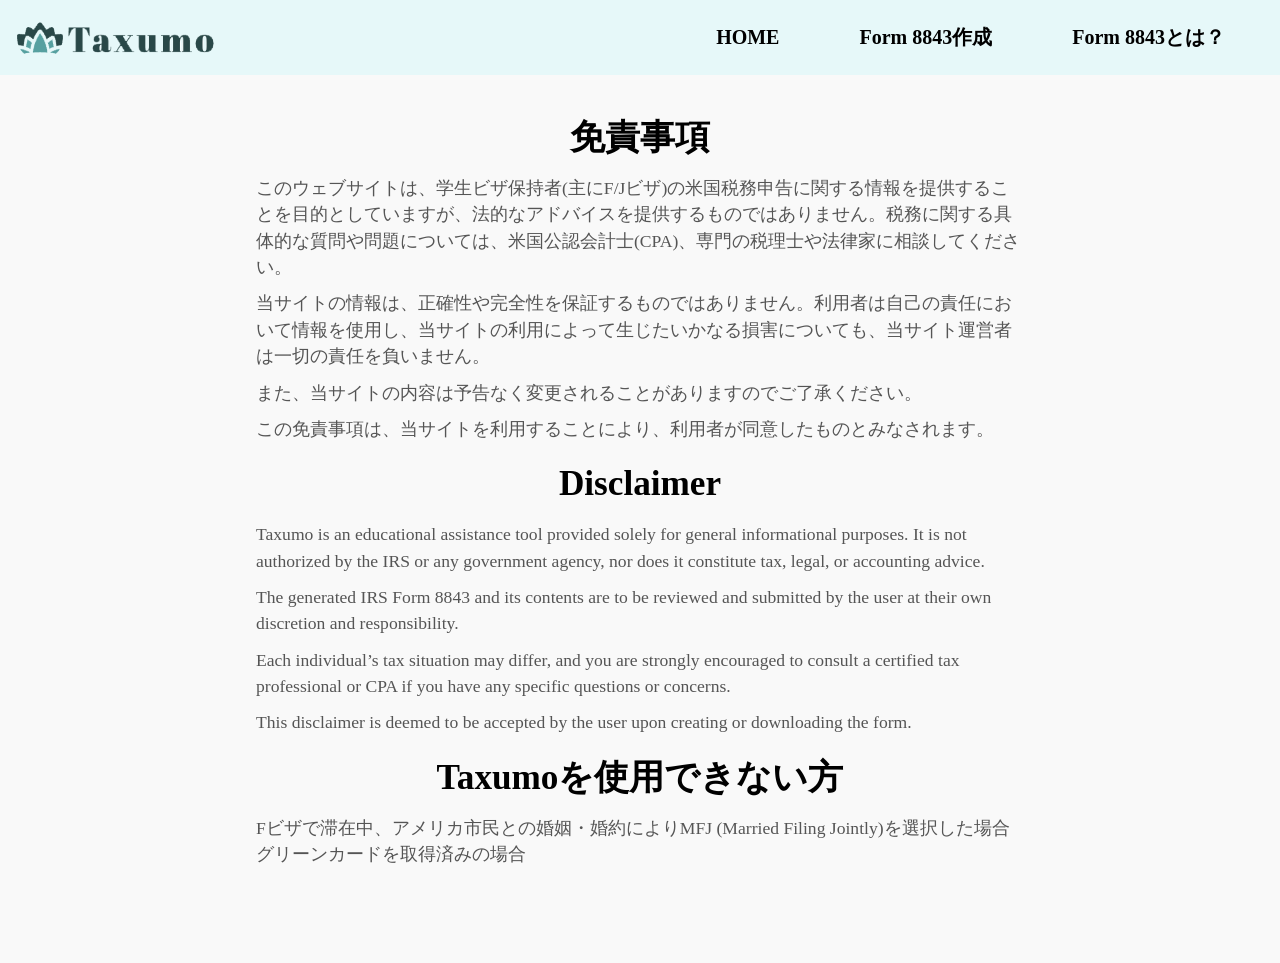
<file: frontend/html/termsOfService.html>
<!DOCTYPE html>
<html lang="ja">
<head>
    <meta charset="UTF-8">
    <title>Taxumo - Basic & General Info</title>
    <link rel="stylesheet" href="../css/destyle.css">
    <link rel="stylesheet" href="../css/home.css">
    <link rel="stylesheet" href="../css/agreement.css">
    <link rel="stylesheet" href="../css/style.css">
    <link rel="stylesheet" href="../css/form-style.css">
    <script src="../js/main.js"></script>
    <script src="../js/router.js"></script>
    <link rel="icon" href="../../tax-tool/image/logo/taxumo-mark.png" type="image/png">

    <!-- Google tag (gtag.js) -->
    <script async src="https://www.googletagmanager.com/gtag/js?id=G-BQM5PJKJGV"></script>
    <script>
    window.dataLayer = window.dataLayer || [];
    function gtag(){dataLayer.push(arguments);}
    gtag('js', new Date());

    gtag('config', 'G-BQM5PJKJGV');
    </script>
</head>
<body>
    <header>
        <nav class="menu">
            <a href="../index.html" id="top-left-logo">
                <img src="../image/logo/taxumo-mark.png" alt="icon" width="50" height="auto">
                <h1><img src="../image/logo/taxumo-letter.png" alt="icon" width="150" height="auto"></h1>
            </a>
            <!-- hamburger menu -->
            <div class="hamburger-menu" onclick="toggleMenu(this)">
                <div class="hamburger-line"></div>
                <div class="hamburger-line"></div>
                <div class="hamburger-line"></div>
            </div>
            <ul id="menu-list">
                <li><a id="headerHomeBtn" href="javascript:void(0)">HOME</a></li>
                <li><a id="headerAgreementBtn" href="javascript:void(0)">Form 8843作成</a></li>
                <li><a href="https://ryugaku.entama.jp/2024/04/f1-student-tax-form-8843-and-1040nr/">Form 8843とは？</a></li>
            </ul>
        </nav>
    </header>
    <script>
        function toggleMenu(element) {
            element.classList.toggle("active");
        }
    </script>
    <main>
        <section class="disclaimer">
            <h1>免責事項</h1>
            <p>このウェブサイトは、学生ビザ保持者(主にF/Jビザ)の米国税務申告に関する情報を提供することを目的としていますが、法的なアドバイスを提供するものではありません。税務に関する具体的な質問や問題については、米国公認会計士(CPA)、専門の税理士や法律家に相談してください。</p>
            <p>当サイトの情報は、正確性や完全性を保証するものではありません。利用者は自己の責任において情報を使用し、当サイトの利用によって生じたいかなる損害についても、当サイト運営者は一切の責任を負いません。</p>
            <p>また、当サイトの内容は予告なく変更されることがありますのでご了承ください。</p>
            <p>この免責事項は、当サイトを利用することにより、利用者が同意したものとみなされます。</p>
            <h1>Disclaimer</h1>
            <p>Taxumo is an educational assistance tool provided solely for general informational purposes. It is not authorized by the IRS or any government agency, nor does it constitute tax, legal, or accounting advice.</p>
            <P>The generated IRS Form 8843 and its contents are to be reviewed and submitted by the user at their own discretion and responsibility.</P>
            <P>Each individual’s tax situation may differ, and you are strongly encouraged to consult a certified tax professional or CPA if you have any specific questions or concerns.</P>
            <P>This disclaimer is deemed to be accepted by the user upon creating or downloading the form.</P>
            <h1>Taxumoを使用できない方</h1>
            <ul>
                <li>Fビザで滞在中、アメリカ市民との婚姻・婚約によりMFJ (Married Filing Jointly)を選択した場合</li>
                <li>グリーンカードを取得済みの場合</li>
            </ul>
        </section>

    </main>
    <!-- <footer>
        <div class="footer-menu">
            <h2>MENU</h2>
            <ul>
                <li><a id="footerHomeBtn" href="javascript:void(0)">Home</a></li>
                <li><a id="footerAgreementBtn" href="javascript:void(0)">Form 8843作成</a></li>
                <li><a href="https://ryugaku.entama.jp/2024/04/f1-student-tax-form-8843-and-1040nr/">Form 8843とは？</a></li>
            </ul>
        </div>
        <div class="footer-content">
            <p>© 2025 Taxumo. All rights reserved.</p>
            <a id="footerTermsBtn" href="javascript:void(0)">Terms of Service</a>
        </div>
        <div class="footer-logo">
            <img src="../image/logo/taxumo-logo.png" alt="icon">
        </div>
    </footer> -->
</body>
</html>
</file>
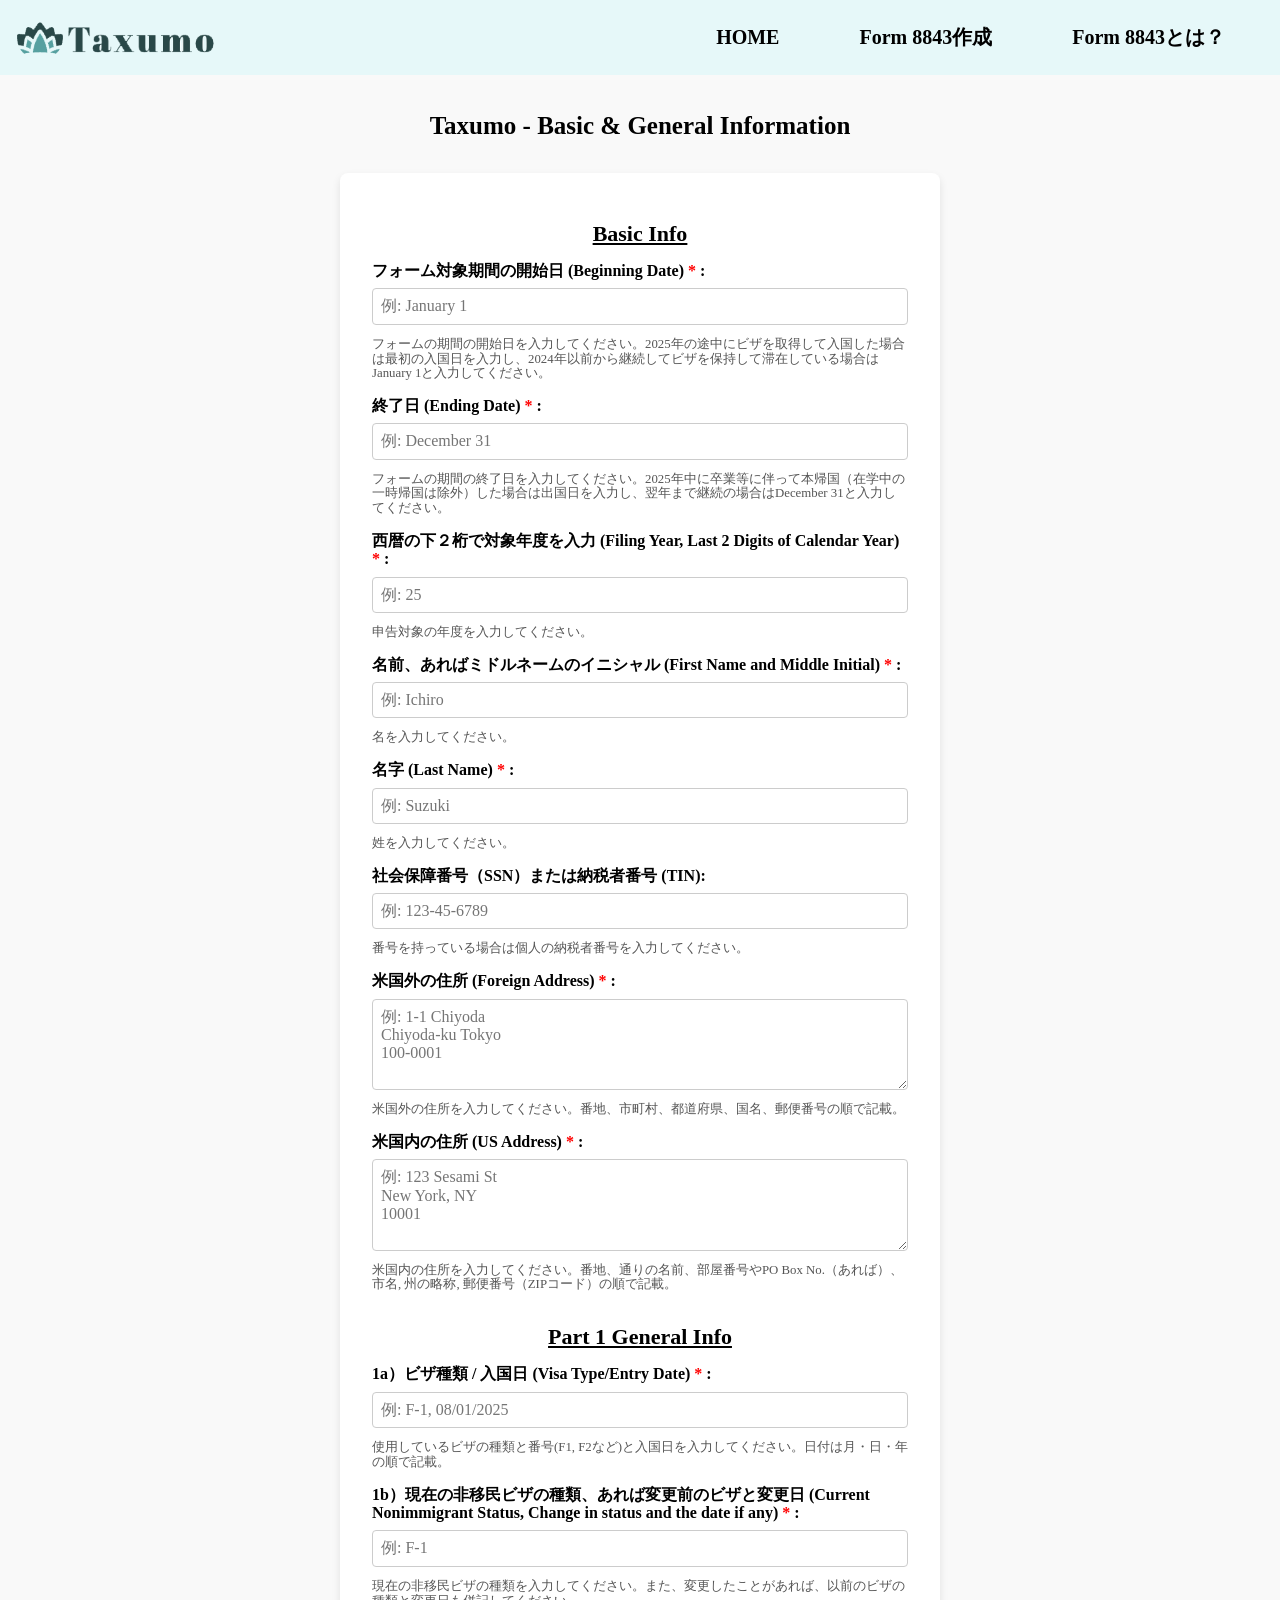
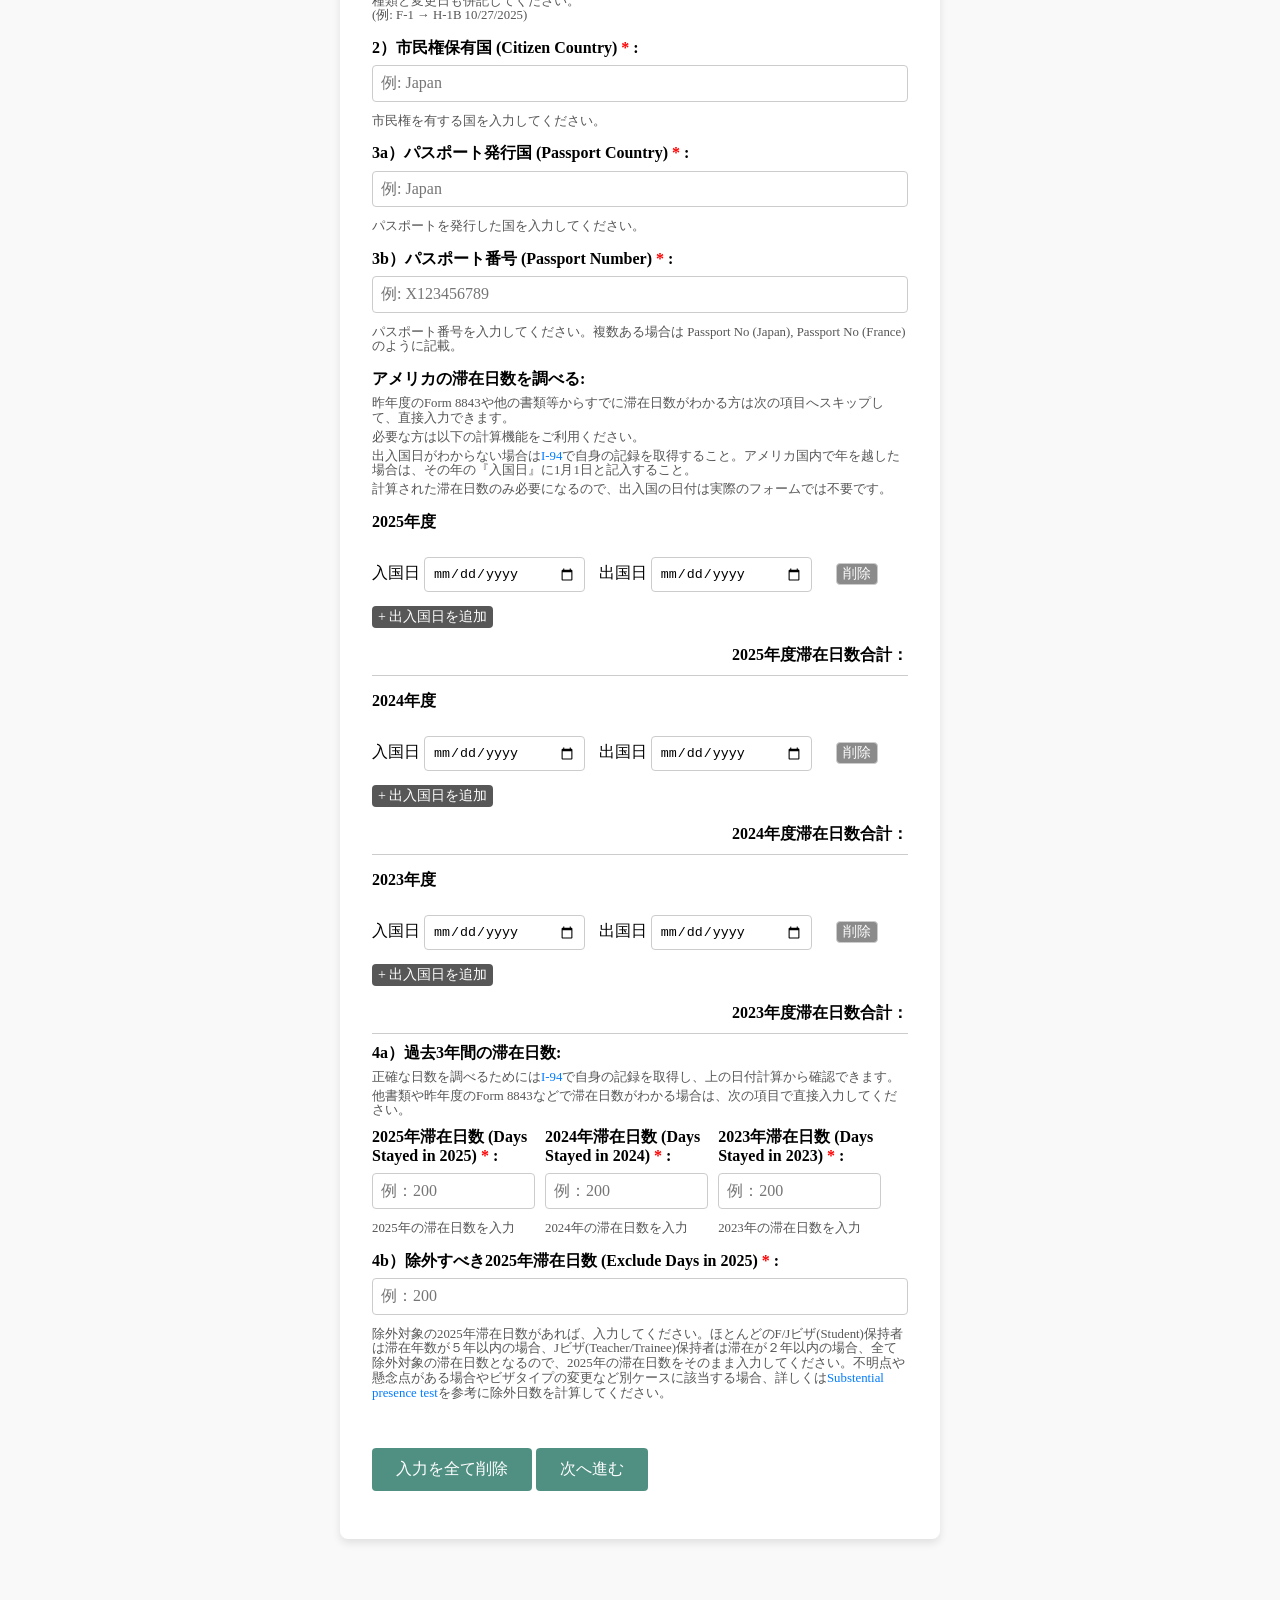
<file: tax-tool/html/part1.html>
<!DOCTYPE html>
<html lang="ja">

<head>
    <meta charset="UTF-8">
    <title>Taxumo - Basic & General Info</title>
    <link rel="stylesheet" href="../css/destyle.css">
    <link rel="stylesheet" href="../css/home.css">
    <link rel="stylesheet" href="../css/style.css">
    <link rel="stylesheet" href="../css/form-style.css">
    <script src="../js/main.js"></script>
    <script src="../js/router.js"></script>
    <link rel="icon" href="../../tax-tool/image/logo/taxumo-mark.png" type="image/png">

    <!-- Google tag (gtag.js) -->
    <script async src="https://www.googletagmanager.com/gtag/js?id=G-BQM5PJKJGV"></script>
    <script>
    window.dataLayer = window.dataLayer || [];
    function gtag(){dataLayer.push(arguments);}
    gtag('js', new Date());

    gtag('config', 'G-BQM5PJKJGV');
    </script>
</head>

<body>
    <header>
        <nav class="menu">
            <a href="../index.html" id="top-left-logo">
                <img src="../image/logo/taxumo-mark.png" alt="icon" width="50" height="auto">
                <h1><img src="../image/logo/taxumo-letter.png" alt="icon" width="150" height="auto"></h1>
            </a>
            <!-- hamburger menu -->
            <div class="hamburger-menu" onclick="toggleMenu(this)">
                <div class="hamburger-line"></div>
                <div class="hamburger-line"></div>
                <div class="hamburger-line"></div>
            </div>
            <ul id="menu-list">
                <li><a id="headerHomeBtn" href="javascript:void(0)">HOME</a></li>
                <li><a id="headerAgreementBtn" href="javascript:void(0)">Form 8843作成</a></li>
                <li><a href="https://ryugaku.entama.jp/2024/04/f1-student-tax-form-8843-and-1040nr/">Form 8843とは？</a></li>
                <!-- Switch JPN EN -->
                <!-- <li><a href="#"></a></li>
            <li><a href="#"></a></li> -->
            <!-- <li><a href="#">Login</a></li> -->
            </ul>
        </nav>
    </header>
    <script>
        function toggleMenu(element) {
            element.classList.toggle("active");
        }
    </script>
    <main>
        <section class="page-title">
            <h1>Taxumo - Basic &amp; General Information</h1>
        </section>
        <form id="part1Form">
            <div class="section">
                <h2>Basic Info</h2>
                <div class="field">
                    <label for="beginningDate">フォーム対象期間の開始日 (Beginning Date)<span style="color:red;"> * </span>:</label>
                    <input type="text" id="beginningDate" placeholder="例: January 1">
                    <small>フォームの期間の開始日を入力してください。2025年の途中にビザを取得して入国した場合は最初の入国日を入力し、2024年以前から継続してビザを保持して滞在している場合はJanuary
                        1と入力してください。</small>
                </div>
                <div class="field">
                    <label for="endingDate">終了日 (Ending Date)<span style="color:red;"> * </span>:</label>
                    <input type="text" id="endingDate" placeholder="例: December 31">
                    <small>フォームの期間の終了日を入力してください。2025年中に卒業等に伴って本帰国（在学中の一時帰国は除外）した場合は出国日を入力し、翌年まで継続の場合はDecember
                        31と入力してください。</small>
                </div>
                <div class="field">
                    <label for="filingYear">西暦の下２桁で対象年度を入力 (Filing Year, Last 2 Digits of Calendar Year)<span style="color:red;"> * </span>:</label>
                    <input type="text" id="filingYear" placeholder="例: 25">
                    <small>申告対象の年度を入力してください。</small>
                </div>
                <div class="field">
                    <label for="firstName">名前、あればミドルネームのイニシャル (First Name and Middle Initial)<span style="color:red;"> * </span>:</label>
                    <input type="text" id="firstName" placeholder="例: Ichiro">
                    <small>名を入力してください。</small>
                </div>
                <div class="field">
                    <label for="lastName">名字 (Last Name)<span style="color:red;"> * </span>:</label>
                    <input type="text" id="lastName" placeholder="例: Suzuki">
                    <small>姓を入力してください。</small>
                </div>
                <div class="field">
                    <label for="tin">社会保障番号（SSN）または納税者番号 (TIN):</label>
                    <input type="text" id="tin" placeholder="例: 123-45-6789">
                    <small>番号を持っている場合は個人の納税者番号を入力してください。</small>
                </div>
                <div class="field">
                    <label for="ForeignAddress">米国外の住所 (Foreign Address)<span style="color:red;"> * </span>:</label>
                    <textarea id="ForeignAddress" placeholder="例: 1-1 Chiyoda&#10;Chiyoda-ku Tokyo&#10;100-0001" rows="4"></textarea>
                    <small>米国外の住所を入力してください。番地、市町村、都道府県、国名、郵便番号の順で記載。</small>
                </div>
                <div class="field">
                    <label for="usAddress">米国内の住所 (US Address)<span style="color:red;"> * </span>:</label>
                    <textarea id="usAddress" placeholder="例: 123 Sesami St&#10;New York, NY&#10;10001" rows="4"></textarea>
                    <small>米国内の住所を入力してください。番地、通りの名前、部屋番号やPO Box No.（あれば）、市名, 州の略称, 郵便番号（ZIPコード）の順で記載。</small>
                </div>
            </div>
            <div class="section">
                <h2>Part 1 General Info</h2>
                <div class="field">
                    <label for="i_visaType_entry_date">1a）ビザ種類 / 入国日 (Visa Type/Entry Date)<span style="color:red;"> * </span>:</label>
                    <input type="text" id="i_visaType_entry_date" placeholder="例: F-1, 08/01/2025">
                    <small>使用しているビザの種類と番号(F1, F2など)と入国日を入力してください。日付は月・日・年の順で記載。</small>
                </div>
                <div class="field">
                    <label for="i_cur_nonimmi_status">1b）現在の非移民ビザの種類、あれば変更前のビザと変更日 (Current Nonimmigrant Status, Change in
                        status and the date if any)<span style="color:red;"> * </span>:</label>
                    <input type="text" id="i_cur_nonimmi_status" placeholder="例: F-1">
                    <small>現在の非移民ビザの種類を入力してください。また、変更したことがあれば、以前のビザの種類と変更日も併記してください。
                        <br />(例: F-1 → H-1B 10/27/2025)</small></small>
                </div>
                <div class="field">
                    <label for="i_citizen_country">2）市民権保有国 (Citizen Country)<span style="color:red;"> * </span>:</label>
                    <input type="text" id="i_citizen_country" placeholder="例: Japan">
                    <small>市民権を有する国を入力してください。</small>
                </div>
                <div class="field">
                    <label for="i_passportCountry">3a）パスポート発行国 (Passport Country)<span style="color:red;"> * </span>:</label>
                    <input type="text" id="i_passportCountry" placeholder="例: Japan">
                    <small>パスポートを発行した国を入力してください。</small>
                </div>
                <div class="field">
                    <label for="i_passportNumber">3b）パスポート番号 (Passport Number)<span style="color:red;"> * </span>:</label>
                    <input type="text" id="i_passportNumber" placeholder="例: X123456789">
                    <small>パスポート番号を入力してください。複数ある場合は Passport No (Japan), Passport No (France)のように記載。</small>
                </div>

                <div class="field">
                    <label for="i_passportNumber">アメリカの滞在日数を調べる:</label>
                    <small>昨年度のForm 8843や他の書類等からすでに滞在日数がわかる方は次の項目へスキップして、直接入力できます。</small>
                    <small>必要な方は以下の計算機能をご利用ください。</small>
                    <small>出入国日がわからない場合は<a href="https://i94.cbp.dhs.gov/home"
                            target="_blank">I-94</a>で自身の記録を取得すること。アメリカ国内で年を越した場合は、その年の『入国日』に1月1日と記入すること。</small>
                    <small>計算された滞在日数のみ必要になるので、出入国の日付は実際のフォームでは不要です。</small>
                </div>

                <div id="container"></div>
                <script src="../js/daycalc.js"></script>

                <label for="i_passportNumber">4a）過去3年間の滞在日数:</label>
                <small>正確な日数を調べるためには<a href="https://i94.cbp.dhs.gov/home"
                        target="_blank">I-94</a>で自身の記録を取得し、上の日付計算から確認できます。</small>
                <small>他書類や昨年度のForm 8843などで滞在日数がわかる場合は、次の項目で直接入力してください。</small>
                <div class="day-stayed-container">
                    <div class="field day_stayed">
                        <label for="i_stays_2025">2025年滞在日数 (Days Stayed in 2025)<span style="color:red;"> * </span>:</label>
                        <input type="text" id="i_stays_2025" placeholder="例：200">
                        <small>2025年の滞在日数を入力</small>
                    </div>
                    <div class="field day_stayed">
                        <label for="i_stays_2024">2024年滞在日数 (Days Stayed in 2024)<span style="color:red;"> * </span>:</label>
                        <input type="text" id="i_stays_2024" placeholder="例：200">
                        <small>2024年の滞在日数を入力</small>
                    </div>
                    <div class="field day_stayed">
                        <label for="i_stays_2023">2023年滞在日数 (Days Stayed in 2023)<span style="color:red;"> * </span>:</label>
                        <input type="text" id="i_stays_2023" placeholder="例：200">
                        <small>2023年の滞在日数を入力</small>
                    </div>
                </div>

                <div class="field">
                    <label for="i_exclude_stays_2025">4b）除外すべき2025年滞在日数 (Exclude Days in 2025)<span style="color:red;"> * </span>:</label>
                    <input type="text" id="i_exclude_stays_2025" placeholder="例：200">

                    <small>除外対象の2025年滞在日数があれば、入力してください。ほとんどのF/Jビザ(Student)保持者は滞在年数が５年以内の場合、Jビザ(Teacher/Trainee)保持者は滞在が２年以内の場合、全て除外対象の滞在日数となるので、2025年の滞在日数をそのまま入力してください。不明点や懸念点がある場合やビザタイプの変更など別ケースに該当する場合、詳しくは<a href="https://www.irs.gov/individuals/international-taxpayers/substantial-presence-test#:~:text=U.S.%20airspace.-,Exempt%20individual,-Do%20not%20count"
                            target="_blank">Substential presence test</a>を参考に除外日数を計算してください。</small>
                </div>
            </div>
            <button type="button" id="clearBtn">入力を全て削除</button>
            <button type="button" id="nextBtn">次へ進む</button>
        </form>
    </main>
</body>

</html>
</file>
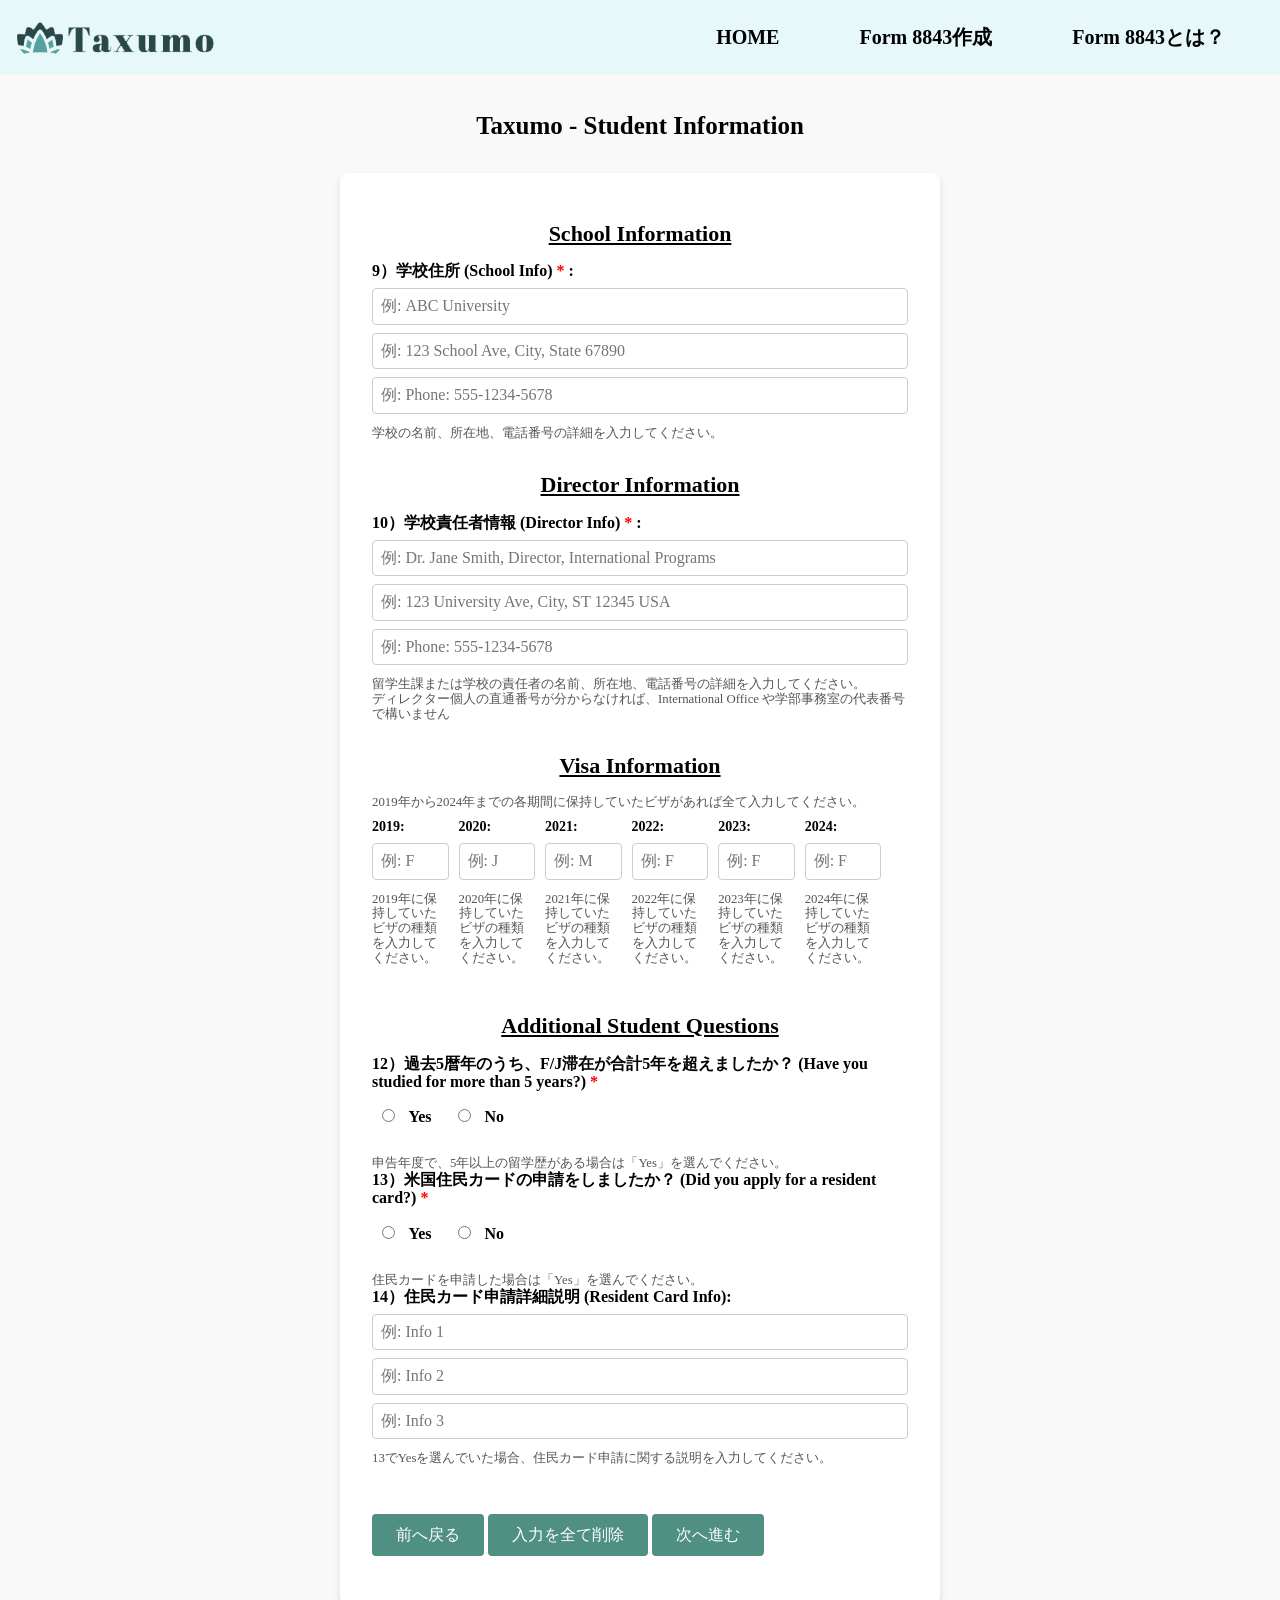
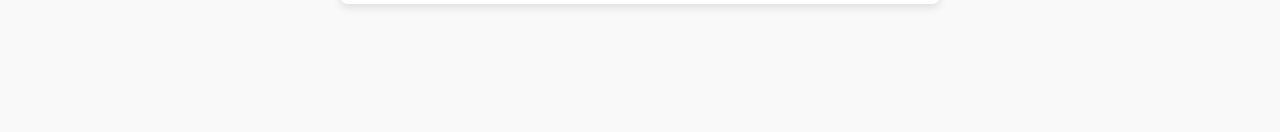
<file: tax-tool/html/part3.html>
<!DOCTYPE html>
<html lang="ja">
<head>
    <meta charset="UTF-8">
    <title>Taxumo - Student Information</title>
    <link rel="stylesheet" href="../css/destyle.css">
    <link rel="stylesheet" href="../css/home.css">
    <link rel="stylesheet" href="../css/style.css">
    <link rel="stylesheet" href="../css/form-style.css">
    <script src="../js/main.js" defer></script>
    <script src="../js/router.js" defer></script>
    <link rel="icon" href="../../tax-tool/image/logo/taxumo-mark.png" type="image/png">

    <!-- Google tag (gtag.js) -->
    <script async src="https://www.googletagmanager.com/gtag/js?id=G-BQM5PJKJGV"></script>
    <script>
    window.dataLayer = window.dataLayer || [];
    function gtag(){dataLayer.push(arguments);}
    gtag('js', new Date());

    gtag('config', 'G-BQM5PJKJGV');
    </script>
</head>
<body>
    <header>
        <nav class="menu">
            <a href="../index.html" id="top-left-logo">
                <img src="../image/logo/taxumo-mark.png" alt="icon" width="50" height="auto">
                <h1><img src="../image/logo/taxumo-letter.png" alt="icon" width="150" height="auto"></h1>
            </a>
            <!-- hamburger menu -->
            <div class="hamburger-menu" onclick="toggleMenu(this)">
                <div class="hamburger-line"></div>
                <div class="hamburger-line"></div>
                <div class="hamburger-line"></div>
            </div>
            <ul id="menu-list">
                <li><a id="headerHomeBtn" href="javascript:void(0)">HOME</a></li>
                <li><a id="headerAgreementBtn" href="javascript:void(0)">Form 8843作成</a></li>
                <li><a href="https://ryugaku.entama.jp/2024/04/f1-student-tax-form-8843-and-1040nr/">Form 8843とは？</a></li>
                <!-- Switch JPN EN -->
                <!-- <li><a href="#"></a></li>
            <li><a href="#"></a></li> -->
            <!-- <li><a href="#">Login</a></li> -->
            </ul>
        </nav>
    </header>
    <script>
        function toggleMenu(element) {
            element.classList.toggle("active");
        }
    </script>
    <main>
        <section class="page-title">
            <h1>Taxumo - Student Information</h1>
        </section>
        <form id="part3Form">
            <div class="section">
                <h2>School Information</h2>
                <div class="field">
                    <label for="iii_school_info_1">9）学校住所 (School Info)<span style="color:red;"> * </span>:</label>
                    <input type="text" id="iii_school_info_1" placeholder="例: ABC University">
                <!-- </div>
                <div class="field"> -->
                    <input type="text" id="iii_school_info_2" placeholder="例: 123 School Ave, City, State 67890">
                <!-- </div>
                <div class="field"> -->
                    <input type="text" id="iii_school_info_3" placeholder="例: Phone: 555-1234-5678">
                    <small>学校の名前、所在地、電話番号の詳細を入力してください。</small>
                </div>
            </div>
            <div class="section">
                <h2>Director Information</h2>
                <div class="field">

                    <label for="iii_director_info_1">10）学校責任者情報 (Director Info)<span style="color:red;"> * </span>:</label>
                    <input type="text" id="iii_director_info_1" placeholder="例: Dr. Jane Smith, Director, International Programs">
                <!-- </div>
                <div class="field"> -->
                    <input type="text" id="iii_director_info_2" placeholder="例: 123 University Ave, City, ST 12345 USA">
                <!-- </div>
                <div class="field"> -->
                    <input type="text" id="iii_director_info_3" placeholder="例: Phone: 555-1234-5678">
                    <small>留学生課または学校の責任者の名前、所在地、電話番号の詳細を入力してください。<br />
                    ディレクター個人の直通番号が分からなければ、International Office や学部事務室の代表番号で構いません</small>
                </div>
            </div>
            <div class="section">
                <h2>Visa Information</h2>
                <small>2019年から2024年までの各期間に保持していたビザがあれば全て入力してください。</small>
                <div class="visa-type-container">
                    <div class="field">
                    <label for="iii_visa_type_2019">2019:</label>
                    <input type="text" id="iii_visa_type_2019" placeholder="例: F">
                    <small>2019年に保持していたビザの種類を入力してください。</small>
                </div>
                <div class="field">
                    <label for="iii_visa_type_2020">2020:</label>
                    <input type="text" id="iii_visa_type_2020" placeholder="例: J">
                    <small>2020年に保持していたビザの種類を入力してください。</small>
                </div>
                <div class="field">
                    <label for="iii_visa_type_2021">2021:</label>
                    <input type="text" id="iii_visa_type_2021" placeholder="例: M">
                    <small>2021年に保持していたビザの種類を入力してください。</small>
                </div>
                <div class="field">
                    <label for="iii_visa_type_2022">2022:</label>
                    <input type="text" id="iii_visa_type_2022" placeholder="例: F">
                    <small>2022年に保持していたビザの種類を入力してください。</small>
                </div>
                <div class="field">
                    <label for="iii_visa_type_2023">2023:</label>
                    <input type="text" id="iii_visa_type_2023" placeholder="例: F">
                    <small>2023年に保持していたビザの種類を入力してください。</small>
                </div>
                <div class="field">
                    <label for="iii_visa_type_2024">2024:</label>
                    <input type="text" id="iii_visa_type_2024" placeholder="例: F">
                    <small>2024年に保持していたビザの種類を入力してください。</small>
                </div>
                </div>
            </div>
            <div class="section">
                <h2>Additional Student Questions</h2>
                <fieldset>
                    <legend>12）過去5暦年のうち、F/J滞在が合計5年を超えましたか？ (Have you studied for more than 5 years?) <span style="color:red;"> * </span></legend>
                    <div class="radio-group">
                        <label for="iii_more_than_5years_Yes">
                            <input type="radio" name="moreThan5Years" value="yes" id="iii_more_than_5years_Yes">
                            Yes
                        </label>
                        <label for="iii_more_than_5years_No">
                            <input type="radio" name="moreThan5Years" value="no" id="iii_more_than_5years_No">
                            No
                        </label>
                    </div>
                    <small>申告年度で、5年以上の留学歴がある場合は「Yes」を選んでください。</small>
                </fieldset>

                <fieldset>
                    <legend>13）米国住民カードの申請をしましたか？ (Did you apply for a resident card?) <span style="color:red;"> * </span></legend>
                    <div class="radio-group">
                        <label for="iii_apply_residenct_Yes">
                            <input type="radio" name="applyResident" value="yes" id="iii_apply_residenct_Yes">
                            Yes
                        </label>
                        <label for="iii_apply_residenct_No">
                            <input type="radio" name="applyResident" value="no" id="iii_apply_residenct_No">
                            No
                        </label>
                    </div>
                    <small>住民カードを申請した場合は「Yes」を選んでください。</small>
                </fieldset>

                <div class="field">
                    <label for="iii_apply_residenct_Yes_info_1">14）住民カード申請詳細説明 (Resident Card Info):</label>
                    <input type="text" id="iii_apply_residenct_Yes_info_1" placeholder="例: Info 1">
                <!-- </div>
                <div class="field"> -->
                    <input type="text" id="iii_apply_residenct_Yes_info_2" placeholder="例: Info 2">
                <!-- </div>
                <div class="field"> -->
                    <input type="text" id="iii_apply_residenct_Yes_info_3" placeholder="例: Info 3">
                    <small>13でYesを選んでいた場合、住民カード申請に関する説明を入力してください。</small>
                </div>
            </div>

            <button type="button" id="backBtn">前へ戻る</button>
            <button type="button" id="clearBtn">入力を全て削除</button>
            <button type="button" id="goToAgreeDownloadBtn">次へ進む</button>
          
        </form>
    </main>
</body>
</html>
</file>
<file: frontend/css/destyle.css>
/*! destyle.css v4.0.1 | MIT License | https://github.com/nicolas-cusan/destyle.css */

/* Reset box-model and set borders */
/* ============================================ */

*,
::before,
::after {
  box-sizing: border-box;
  border-style: solid;
  border-width: 0;
  min-width: 0;
}

/* Document */
/* ============================================ */

/**
 * 1. Correct the line height in all browsers.
 * 2. Prevent adjustments of font size after orientation changes in iOS.
 * 3. Remove gray overlay on links for iOS.
 */

html {
  line-height: 1.15; /* 1 */
  -webkit-text-size-adjust: 100%; /* 2 */
  -webkit-tap-highlight-color: transparent; /* 3*/
}

/* Sections */
/* ============================================ */

/**
 * Remove the margin in all browsers.
 */

body {
  margin: 0;
}

/**
 * Render the `main` element consistently in IE.
 */

main {
  display: block;
}

/* Vertical rhythm */
/* ============================================ */

p,
table,
blockquote,
address,
pre,
iframe,
form,
figure,
dl {
  margin: 0;
}

/* Headings */
/* ============================================ */

h1,
h2,
h3,
h4,
h5,
h6 {
  font-size: inherit;
  font-weight: inherit;
  margin: 0;
}

/* Lists (enumeration) */
/* ============================================ */

ul,
ol {
  margin: 0;
  padding: 0;
  list-style: none;
}

/* Lists (definition) */
/* ============================================ */

dt {
  font-weight: bold;
}

dd {
  margin-left: 0;
}

/* Grouping content */
/* ============================================ */

/**
 * 1. Add the correct box sizing in Firefox.
 * 2. Show the overflow in Edge and IE.
 */

hr {
  box-sizing: content-box; /* 1 */
  height: 0; /* 1 */
  overflow: visible; /* 2 */
  border-top-width: 1px;
  margin: 0;
  clear: both;
  color: inherit;
}

/**
 * 1. Correct the inheritance and scaling of font size in all browsers.
 * 2. Correct the odd `em` font sizing in all browsers.
 */

pre {
  font-family: monospace, monospace; /* 1 */
  font-size: inherit; /* 2 */
}

address {
  font-style: inherit;
}

/* Text-level semantics */
/* ============================================ */

/**
 * Remove the gray background on active links in IE 10.
 */

a {
  background-color: transparent;
  text-decoration: none;
  color: inherit;
}

/**
 * 1. Remove the bottom border in Chrome 57-
 * 2. Add the correct text decoration in Chrome, Edge, IE, Opera, and Safari.
 */

abbr[title] {
  text-decoration: underline dotted; /* 2 */
}

/**
 * Add the correct font weight in Chrome, Edge, and Safari.
 */

b,
strong {
  font-weight: bolder;
}

/**
 * 1. Correct the inheritance and scaling of font size in all browsers.
 * 2. Correct the odd `em` font sizing in all browsers.
 */

code,
kbd,
samp {
  font-family: monospace, monospace; /* 1 */
  font-size: inherit; /* 2 */
}

/**
 * Add the correct font size in all browsers.
 */

small {
  font-size: 80%;
}

/**
 * Prevent `sub` and `sup` elements from affecting the line height in
 * all browsers.
 */

sub,
sup {
  font-size: 75%;
  line-height: 0;
  position: relative;
  vertical-align: baseline;
}

sub {
  bottom: -0.25em;
}

sup {
  top: -0.5em;
}

/* Replaced content */
/* ============================================ */

/**
 * Prevent vertical alignment issues.
 */

svg,
img,
embed,
object,
iframe {
  vertical-align: bottom;
}

/* Forms */
/* ============================================ */

/**
 * Reset form fields to make them styleable.
 * 1. Make form elements stylable across systems iOS especially.
 * 2. Inherit text-transform from parent.
 */

button,
/* input, */
optgroup,
select,
textarea {
  -webkit-appearance: none; /* 1 */
  appearance: none;
  vertical-align: middle;
  color: inherit;
  font: inherit;
  background: transparent;
  padding: 0;
  margin: 0;
  border-radius: 0;
  text-align: inherit;
  text-transform: inherit; /* 2 */
}

.field input {
  -webkit-appearance: none; /* 1 */
  appearance: none;
  vertical-align: middle;
  color: inherit;
  font: inherit;
  background: transparent;
  padding: 0;
  margin: 0;
  border-radius: 0;
  text-align: inherit;
  text-transform: inherit; /* 2 */
}

/**
 * Correct cursors for clickable elements.
 */

button,
[type="button"],
[type="reset"],
[type="submit"] {
  cursor: pointer;
}

button:disabled,
[type="button"]:disabled,
[type="reset"]:disabled,
[type="submit"]:disabled {
  cursor: default;
}

/**
 * Improve outlines for Firefox and unify style with input elements & buttons.
 */

:-moz-focusring {
  outline: auto;
}

select:disabled {
  opacity: inherit;
}

/**
 * Remove padding
 */

option {
  padding: 0;
}

/**
 * Reset to invisible
 */

fieldset {
  margin: 0;
  padding: 0;
  min-width: 0;
}

legend {
  padding: 0;
}

/**
 * Add the correct vertical alignment in Chrome, Firefox, and Opera.
 */

progress {
  vertical-align: baseline;
}

/**
 * Remove the default vertical scrollbar in IE 10+.
 */

textarea {
  overflow: auto;
}

/**
 * Correct the cursor style of increment and decrement buttons in Chrome.
 */

[type="number"]::-webkit-inner-spin-button,
[type="number"]::-webkit-outer-spin-button {
  height: auto;
}

/**
 * Correct the outline style in Safari.
 */

[type="search"] {
  outline-offset: -2px; /* 1 */
}

/**
 * Remove the inner padding in Chrome and Safari on macOS.
 */

[type="search"]::-webkit-search-decoration {
  -webkit-appearance: none;
}

/**
 * 1. Correct the inability to style clickable types in iOS and Safari.
 * 2. Fix font inheritance.
 */

::-webkit-file-upload-button {
  -webkit-appearance: button; /* 1 */
  font: inherit; /* 2 */
}

/**
 * Fix appearance for Firefox
 */
[type="number"] {
  -moz-appearance: textfield;
}

/**
 * Clickable labels
 */

label[for] {
  cursor: pointer;
}

/* Interactive */
/* ============================================ */

/*
 * Add the correct display in Edge, IE 10+, and Firefox.
 */

details {
  display: block;
}

/*
 * Add the correct display in all browsers.
 */

summary {
  display: list-item;
}

/*
 * Remove outline for editable content.
 */

[contenteditable]:focus {
  outline: auto;
}

/* Tables */
/* ============================================ */

/**
1. Correct table border color inheritance in all Chrome and Safari.
*/

table {
  border-color: inherit; /* 1 */
  border-collapse: collapse;
}

caption {
  text-align: left;
}

td,
th {
  vertical-align: top;
  padding: 0;
}

th {
  text-align: left;
  font-weight: bold;
}
</file>
<file: frontend/css/home.css>
@charset "utf-8";

body {
    margin: 0;
    padding: 0;
}


/*　ヘッダー */
.menu {
    top: 0;
    left: 0;
    z-index: 999;
    display: flex;
    position: fixed;
    width: 100%;
    height: 75px;
    padding: 0 15px;
    align-items: center;
    background: #E6F8F9;
}

.menu #top-left-logo {
    display: flex;
    justify-content: left;
    align-items: center;
}

.menu #top-left-logo h1 {
    margin: 0;
    padding: 0;
    color: #000000;
    font-size: 30px;
    font-weight: bold;
}

.menu ul {
    display: flex;
    justify-content: flex-end;
    align-items: center;
    width: 70%;
    margin: 0 0 0 auto;
    list-style-type: none;
    font-size: 20px;
    font-weight: bold;
    transition: transform 0.3s ease-in-out;
}

.menu li {
    position: relative;
    display: inline-block;
    color: black;
    text-decoration: none;
    transition: 0.3s;
}

.menu li a {
    display: flex;
    align-items: center;
    padding: 0 40px;
    height: 75px;
    text-decoration: none;
    color: inherit;
}

.menu li a:hover {
    background: #f3fcfc;
    color: #3d4246;
}

/* PC Main */
main {
    margin-top: 75px;
    /* ヘッダーの高さ分だけ下にずらす */
}

main .top {
    display: flex;
    flex-direction: column;
    justify-content: space-around;
    height: 400px;

    background-image: linear-gradient(140deg,
            #d9e5f877,
            #a0e0ef77 40%,
            #44c7c088 70%,
            #128a7c88),
        url("../image/home-img.jpg");
    background-size: cover;
    background-position: center;
    background-repeat: no-repeat;
}

main .top .top-title {
    display: flex;
    flex-direction: column;
    justify-content: space-evenly;
}

main .top h1 {
    margin: 0 10vw 20px;
    color: #000000;
    font-size: 50px;
    font-weight: bold;
}

main .top h2 {
    margin: 0 10vw;
    color: #000000;
    font-size: 30px;
    font-weight: bold;
}

main .top h3 {
  width: 220px;
  border-radius: 15px;
  text-align: center;
  margin: 0 10vw;
  font-size: 25px;
  font-weight: bold;
  overflow: hidden; /* aの角丸対応 */
}

main .top h3 a {
  display: block;
  width: 100%;
  padding: 15px;
  background: rgb(80, 144, 131);
  color: #ffffff;
  text-decoration: none;
}

main .top h3 a:hover {
  background: rgb(107, 179, 164);
  box-shadow: 0 4px 8px rgb(0 0 0 / 0.1);
  transition: 0.3s;
}

  /* サービス紹介 */
main .intro-service {
    /* background: #e4cbee; */
    width: 60vw;
    margin: 0 auto;
}

main .intro-service h1 {
    margin: 40px auto;
    text-align: center;
    color: #000000;
    font-size: 50px;
    font-weight: bold;
}

main .intro-service p {
    margin: 20px 5%;
    color: #000000;
    font-size: 20px;
    line-height: 1.5
}

main .intro-service h2 {
    margin: 40px auto 20px;
    color: #000000;
    text-align: center;
    font-size: 30px;
    font-weight: bold;
}

main .intro-service span {
    color: #7a8bff;
    text-decoration: underline;
}

/* サービス詳細 */
main .intro-service .intro-service-content {
    /* background: #b1fedb; */
    display: flex;
    justify-content: space-around;
    flex-wrap: wrap;
    align-items: center;
}

main .intro-service .intro-service-content-item {
    width: 220px;
    margin: 20px 3px;
    padding: 20px;
    background: #ededed;
    border-radius: 10px;
    box-shadow: 0 4px 8px rgb(0 0 0 / 0.1);
}

main .intro-service .intro-service-content-item p {
    text-align: center;
}

main .intro-service .intro-service-content-item img {
    width: 150px;
    height: auto
}

main .intro-service .intro-service-content-item h3 {
    font-size: 20px;
    text-align: center;
}

/* 締め切り解説 */
main .deadline {
    display: flex;
    flex-direction: column;
    justify-content: center;
    align-items: center;
    margin: 20px 0;
    padding: 10px 0;
}

main .deadline h2 {
    margin: 20px;
    font-size: 30px;
    font-weight: bold;
    color: #000000;
    text-align: center;
}

main .deadline ul {
    padding: 0;
    margin: 0 7.5%;
    align-items: center;
    list-style: none;
}

main .deadline ul li {
    margin: 10px 0;
    font-size: 20px;
    color: #000000;
    line-height: 1.2;
}

main .deadline ol {
    list-style: circle;
    padding-left: 40px;

}

main .deadline .annotation {
    margin: 20px 0;
    width: 50%
}

main .deadline p {
    padding: 5px 0;
    font-size: 16px;
    color: #555555;
    text-decoration: none;
    line-height: 1;
}

/* 開始ボタン */
main #start {
    display: flex;
    justify-content: center;
    margin: 50px auto 70px;
}

main #start a {
    width: 300px;
    padding: 20px;

    background: rgb(80, 144, 131);
    border-radius: 10px;
    color: #ffffff;

    font-size: 40px;
    font-weight: bold;
    text-align: center;
}

main #start a:hover {
    background: rgb(107, 179, 164);
    box-shadow: 0 4px 8px rgb(0 0 0 / 0.2);
    transition: 0.3s;
}

/* フッター */
footer {
    display: flex;
    flex-wrap: wrap;
    justify-content: space-between;
    align-items: flex-start;
    padding: 40px 5vw;

    background-color: #E6F8F9;
    font-family: sans-serif;
    color: #333;
}

.footer-menu {
    flex: 1 1 100px;
    margin: 0 20px;
}

.footer-menu h2 {
    margin-bottom: 10px;
    font-size: 18px;
    font-weight: bold;
    color: #283F3F;
}

.footer-menu ul {
    list-style: none;
    padding: 0;
}

.footer-menu li {
    margin-bottom: 8px;
}

.footer-menu a {
    color: #333;
    text-decoration: none;
}

.footer-menu a:hover {
    text-decoration: underline;
}

.footer-content {
    flex: 2 1 300px;
    text-align: center;
    font-size: 14px;
    margin-bottom: 20px;
}

.footer-content p {
    margin: 5px 0;
}

.footer-logo {
    flex: 1 1 100px;
    text-align: right;
}

.footer-logo img {
    width: 100px;
    height: 100px;
    object-fit: contain;
}

/* Smartphone and Tablet */
@media screen and (max-width: 840px) {
    body {
        margin: 0;
        padding: 0;
        width: 100vw;
        max-width: 100vw;
        overflow-x: hidden;
    }

    /* ３本線のメニュー(ハンバーガーメニュー)のスタイル */
    .hamburger-menu {
        position: fixed;
        top: 28px;
        right: 30px;

        display: flex;
        flex-direction: column;
        justify-content: center;

        width: 30px;
        height: 20px;

        cursor: pointer;
        transition: transform 0.3s;
    }

    /* ハンバーガーメニューのアイコンのスタイル */
    .hamburger-line {
        width: 100%;
        height: 2px;
        margin-bottom: 4px;

        background-color: #333333;
        transition: background-color 0.3s;
    }

    /* activeクラスのスタイル */
    .active .hamburger-line:nth-child(1) {
        transform: translateY(6px) rotate(45deg);
    }

    .active .hamburger-line:nth-child(2) {
        opacity: 0;
    }

    .active .hamburger-line:nth-child(3) {
        transform: translateY(-6px) rotate(-45deg);
    }

    /* クリック前のメニューのスタイル：非表示 */
    #menu-list {
        display: none;
        background-color: #333333;
        padding: 20px;
    }

    /* active（アイコンをクリック後)のメニューのスタイル */
    .active+#menu-list {
        position: fixed;
        /* 画面の右上に固定する */
        top: 75px;
        /* 上端に配置 */
        right: 0;
        /* 右端に配置 */
        box-shadow: 0 4px 8px rgb(0 0 0 / 0.1);
        /* 影をつけて視覚的に区切る */
        z-index: 1000;
        /* 他の要素の上に表示されるように */
        
        display: flex;
        flex-direction: column;
        justify-content: center;

        width: 60vw;
        height: 40%;
    }

    .active+#menu-list a {
        display: block;
        padding: 1rem;
        text-decoration: none;
        color: #fff;
        font-size: 16px;
        transition-duration: 0.2s;
    }

    .menu li a:hover {
        background-color: transparent !important; /* ← 白背景を無効化 */
        color: #E6F8F9;
    }

    .menu li a::before {
        content: "";
        position: absolute;
        left: 0;
        bottom: 30px;
        width: 0;
        height: 2px;
        background: #E6F8F9;
        transition: 0.3s;
    }

    .menu li a:hover::before {
        width: 100%;
    }

    /* メインコンテンツのスタイル */

    main .top h1 {
        font-size: 40px;
    }

    main .top h2 {
        font-size: 25px;
    }

    main .top h3 {
        width: 180px;
        border-radius: 12px;
        font-size: 20px;
    }

    /* サービス紹介 */
    main .intro-service {
        width: 80vw;
    }

    main .intro-service h1 {
        font-size: 40px;
    }

    main .intro-service p {
        font-size: 18px;
    }

    main .intro-service h2 {
        font-size: 25px;
    }

    /* サービス紹介グリッド */
    main .intro-service .intro-service-content {
        /* background: #b1fedb; */
    }

    main .intro-service .intro-service-content-item {
        width: 200px;
    }

    main .intro-service .intro-service-content-item img {
        width: 120px;
    }

    main .intro-service .intro-service-content-item h3 {
        font-size: 18px;
    }

    /* 締め切り解説 */

    main .deadline h2 {
        font-size: 25px;
        max-width: 80vw;
    }

    main .deadline ul li {
        font-size: 18px;
    }

    main .deadline .annotation {
        width: 80%
    }

    main .deadline p {
        font-size: 15px;
    }

    /* スタートボタン */
    main #start {
        margin: 40px auto 70px;
    }

    main #start a {
        border-radius: 10px;
        width: 230px;
        font-size: 28px;
        padding: 15px;
    }

    /* フッター PC版と変化なし */
}

/* スマホ用のフッター調整スタイル */
@media screen and (max-width: 500px) {
    /* フッター */
    footer {
        flex-direction: column;
        align-items: center;
    }

    .footer-menu {
        flex: none;
        display: flex;
        flex-direction: column;
    }

    .footer-menu ul {
        display: flex;
    }

    .footer-menu li {
        padding-right: 15px;
    }
    .footer-menu a {
        text-decoration: underline;
    }

    .footer-content {
        flex: none;
        margin: 20px auto;
    }

    .footer-logo {
        flex: none;
    }

    .footer-logo img {
        width: 200px;
        height: auto;
    }
}
</file>
<file: tax-tool/css/destyle.css>
/*! destyle.css v4.0.1 | MIT License | https://github.com/nicolas-cusan/destyle.css */

/* Reset box-model and set borders */
/* ============================================ */

*,
::before,
::after {
  box-sizing: border-box;
  border-style: solid;
  border-width: 0;
  min-width: 0;
}

/* Document */
/* ============================================ */

/**
 * 1. Correct the line height in all browsers.
 * 2. Prevent adjustments of font size after orientation changes in iOS.
 * 3. Remove gray overlay on links for iOS.
 */

html {
  line-height: 1.15; /* 1 */
  -webkit-text-size-adjust: 100%; /* 2 */
  -webkit-tap-highlight-color: transparent; /* 3*/
}

/* Sections */
/* ============================================ */

/**
 * Remove the margin in all browsers.
 */

body {
  margin: 0;
}

/**
 * Render the `main` element consistently in IE.
 */

main {
  display: block;
}

/* Vertical rhythm */
/* ============================================ */

p,
table,
blockquote,
address,
pre,
iframe,
form,
figure,
dl {
  margin: 0;
}

/* Headings */
/* ============================================ */

h1,
h2,
h3,
h4,
h5,
h6 {
  font-size: inherit;
  font-weight: inherit;
  margin: 0;
}

/* Lists (enumeration) */
/* ============================================ */

ul,
ol {
  margin: 0;
  padding: 0;
  list-style: none;
}

/* Lists (definition) */
/* ============================================ */

dt {
  font-weight: bold;
}

dd {
  margin-left: 0;
}

/* Grouping content */
/* ============================================ */

/**
 * 1. Add the correct box sizing in Firefox.
 * 2. Show the overflow in Edge and IE.
 */

hr {
  box-sizing: content-box; /* 1 */
  height: 0; /* 1 */
  overflow: visible; /* 2 */
  border-top-width: 1px;
  margin: 0;
  clear: both;
  color: inherit;
}

/**
 * 1. Correct the inheritance and scaling of font size in all browsers.
 * 2. Correct the odd `em` font sizing in all browsers.
 */

pre {
  font-family: monospace, monospace; /* 1 */
  font-size: inherit; /* 2 */
}

address {
  font-style: inherit;
}

/* Text-level semantics */
/* ============================================ */

/**
 * Remove the gray background on active links in IE 10.
 */

a {
  background-color: transparent;
  text-decoration: none;
  color: inherit;
}

/**
 * 1. Remove the bottom border in Chrome 57-
 * 2. Add the correct text decoration in Chrome, Edge, IE, Opera, and Safari.
 */

abbr[title] {
  text-decoration: underline dotted; /* 2 */
}

/**
 * Add the correct font weight in Chrome, Edge, and Safari.
 */

b,
strong {
  font-weight: bolder;
}

/**
 * 1. Correct the inheritance and scaling of font size in all browsers.
 * 2. Correct the odd `em` font sizing in all browsers.
 */

code,
kbd,
samp {
  font-family: monospace, monospace; /* 1 */
  font-size: inherit; /* 2 */
}

/**
 * Add the correct font size in all browsers.
 */

small {
  font-size: 80%;
}

/**
 * Prevent `sub` and `sup` elements from affecting the line height in
 * all browsers.
 */

sub,
sup {
  font-size: 75%;
  line-height: 0;
  position: relative;
  vertical-align: baseline;
}

sub {
  bottom: -0.25em;
}

sup {
  top: -0.5em;
}

/* Replaced content */
/* ============================================ */

/**
 * Prevent vertical alignment issues.
 */

svg,
img,
embed,
object,
iframe {
  vertical-align: bottom;
}

/* Forms */
/* ============================================ */

/**
 * Reset form fields to make them styleable.
 * 1. Make form elements stylable across systems iOS especially.
 * 2. Inherit text-transform from parent.
 */

button,
/* input, */
optgroup,
select,
textarea {
  -webkit-appearance: none; /* 1 */
  appearance: none;
  vertical-align: middle;
  color: inherit;
  font: inherit;
  background: transparent;
  padding: 0;
  margin: 0;
  border-radius: 0;
  text-align: inherit;
  text-transform: inherit; /* 2 */
}

.field input {
  -webkit-appearance: none; /* 1 */
  appearance: none;
  vertical-align: middle;
  color: inherit;
  font: inherit;
  background: transparent;
  padding: 0;
  margin: 0;
  border-radius: 0;
  text-align: inherit;
  text-transform: inherit; /* 2 */
}

/**
 * Correct cursors for clickable elements.
 */

button,
[type="button"],
[type="reset"],
[type="submit"] {
  cursor: pointer;
}

button:disabled,
[type="button"]:disabled,
[type="reset"]:disabled,
[type="submit"]:disabled {
  cursor: default;
}

/**
 * Improve outlines for Firefox and unify style with input elements & buttons.
 */

:-moz-focusring {
  outline: auto;
}

select:disabled {
  opacity: inherit;
}

/**
 * Remove padding
 */

option {
  padding: 0;
}

/**
 * Reset to invisible
 */

fieldset {
  margin: 0;
  padding: 0;
  min-width: 0;
}

legend {
  padding: 0;
}

/**
 * Add the correct vertical alignment in Chrome, Firefox, and Opera.
 */

progress {
  vertical-align: baseline;
}

/**
 * Remove the default vertical scrollbar in IE 10+.
 */

textarea {
  overflow: auto;
}

/**
 * Correct the cursor style of increment and decrement buttons in Chrome.
 */

[type="number"]::-webkit-inner-spin-button,
[type="number"]::-webkit-outer-spin-button {
  height: auto;
}

/**
 * Correct the outline style in Safari.
 */

[type="search"] {
  outline-offset: -2px; /* 1 */
}

/**
 * Remove the inner padding in Chrome and Safari on macOS.
 */

[type="search"]::-webkit-search-decoration {
  -webkit-appearance: none;
}

/**
 * 1. Correct the inability to style clickable types in iOS and Safari.
 * 2. Fix font inheritance.
 */

::-webkit-file-upload-button {
  -webkit-appearance: button; /* 1 */
  font: inherit; /* 2 */
}

/**
 * Fix appearance for Firefox
 */
[type="number"] {
  -moz-appearance: textfield;
}

/**
 * Clickable labels
 */

label[for] {
  cursor: pointer;
}

/* Interactive */
/* ============================================ */

/*
 * Add the correct display in Edge, IE 10+, and Firefox.
 */

details {
  display: block;
}

/*
 * Add the correct display in all browsers.
 */

summary {
  display: list-item;
}

/*
 * Remove outline for editable content.
 */

[contenteditable]:focus {
  outline: auto;
}

/* Tables */
/* ============================================ */

/**
1. Correct table border color inheritance in all Chrome and Safari.
*/

table {
  border-color: inherit; /* 1 */
  border-collapse: collapse;
}

caption {
  text-align: left;
}

td,
th {
  vertical-align: top;
  padding: 0;
}

th {
  text-align: left;
  font-weight: bold;
}
</file>
<file: tax-tool/css/home.css>
@charset "utf-8";

body {
    margin: 0;
    padding: 0;
}


/*　ヘッダー */
.menu {
    top: 0;
    left: 0;
    z-index: 999;
    display: flex;
    position: fixed;
    width: 100%;
    height: 75px;
    padding: 0 15px;
    align-items: center;
    background: #E6F8F9;
}

.menu #top-left-logo {
    display: flex;
    justify-content: left;
    align-items: center;
}

.menu #top-left-logo h1 {
    margin: 0;
    padding: 0;
    color: #000000;
    font-size: 30px;
    font-weight: bold;
}

.menu ul {
    display: flex;
    justify-content: flex-end;
    align-items: center;
    width: 70%;
    margin: 0 0 0 auto;
    list-style-type: none;
    font-size: 20px;
    font-weight: bold;
    transition: transform 0.3s ease-in-out;
}

.menu li {
    position: relative;
    display: inline-block;
    color: black;
    text-decoration: none;
    transition: 0.3s;
}

.menu li a {
    display: flex;
    align-items: center;
    padding: 0 40px;
    height: 75px;
    text-decoration: none;
    color: inherit;
}

.menu li a:hover {
    background: #f3fcfc;
    color: #3d4246;
}

/* PC Main */
main {
    margin-top: 75px;
    /* ヘッダーの高さ分だけ下にずらす */
}

main .top {
    display: flex;
    flex-direction: column;
    justify-content: space-around;
    height: 400px;

    background-image: linear-gradient(140deg,
            #d9e5f877,
            #a0e0ef77 40%,
            #44c7c088 70%,
            #128a7c88),
        url("../image/home-img.jpg");
    background-size: cover;
    background-position: center;
    background-repeat: no-repeat;
}

main .top .top-title {
    display: flex;
    flex-direction: column;
    justify-content: space-evenly;
}

main .top h1 {
    margin: 0 10vw 20px;
    color: #000000;
    font-size: 50px;
    font-weight: bold;
}

main .top h2 {
    margin: 0 10vw;
    color: #000000;
    font-size: 30px;
    font-weight: bold;
}

main .top h3 {
  width: 220px;
  border-radius: 15px;
  text-align: center;
  margin: 0 10vw;
  font-size: 25px;
  font-weight: bold;
  overflow: hidden; /* aの角丸対応 */
}

main .top h3 a {
  display: block;
  width: 100%;
  padding: 15px;
  background: rgb(80, 144, 131);
  color: #ffffff;
  text-decoration: none;
}

main .top h3 a:hover {
  background: rgb(107, 179, 164);
  box-shadow: 0 4px 8px rgb(0 0 0 / 0.1);
  transition: 0.3s;
}

  /* サービス紹介 */
main .intro-service {
    /* background: #e4cbee; */
    width: 60vw;
    margin: 0 auto;
}

main .intro-service h1 {
    margin: 40px auto;
    text-align: center;
    color: #000000;
    font-size: 50px;
    font-weight: bold;
}

main .intro-service p {
    margin: 20px 5%;
    color: #000000;
    font-size: 20px;
    line-height: 1.5
}

main .intro-service h2 {
    margin: 40px auto 20px;
    color: #000000;
    text-align: center;
    font-size: 30px;
    font-weight: bold;
}

main .intro-service span {
    color: #7a8bff;
    text-decoration: underline;
}

/* サービス詳細 */
main .intro-service .intro-service-content {
    /* background: #b1fedb; */
    display: flex;
    justify-content: space-around;
    flex-wrap: wrap;
    align-items: center;
}

main .intro-service .intro-service-content-item {
    width: 220px;
    margin: 20px 3px;
    padding: 20px;
    background: #ededed;
    border-radius: 10px;
    box-shadow: 0 4px 8px rgb(0 0 0 / 0.1);
}

main .intro-service .intro-service-content-item p {
    text-align: center;
}

main .intro-service .intro-service-content-item img {
    width: 150px;
    height: auto
}

main .intro-service .intro-service-content-item h3 {
    font-size: 20px;
    text-align: center;
}

/* 締め切り解説 */
main .deadline {
    display: flex;
    flex-direction: column;
    justify-content: center;
    align-items: center;
    margin: 20px 0;
    padding: 10px 0;
}

main .deadline h2 {
    margin: 20px;
    font-size: 30px;
    font-weight: bold;
    color: #000000;
    text-align: center;
}

main .deadline ul {
    padding: 0;
    margin: 0 7.5%;
    align-items: center;
    list-style: none;
}

main .deadline ul li {
    margin: 10px 0;
    font-size: 20px;
    color: #000000;
    line-height: 1.2;
}

main .deadline ol {
    list-style: circle;
    padding-left: 40px;

}

main .deadline .annotation {
    margin: 20px 0;
    width: 50%
}

main .deadline p {
    padding: 5px 0;
    font-size: 16px;
    color: #555555;
    text-decoration: none;
    line-height: 1;
}

/* 開始ボタン */
main #start {
    display: flex;
    justify-content: center;
    margin: 50px auto 70px;
}

main #start a {
    width: 300px;
    padding: 20px;

    background: rgb(80, 144, 131);
    border-radius: 10px;
    color: #ffffff;

    font-size: 40px;
    font-weight: bold;
    text-align: center;
}

main #start a:hover {
    background: rgb(107, 179, 164);
    box-shadow: 0 4px 8px rgb(0 0 0 / 0.2);
    transition: 0.3s;
}

/* フッター */
footer {
    display: flex;
    flex-wrap: wrap;
    justify-content: space-between;
    align-items: flex-start;
    padding: 40px 5vw;

    background-color: #E6F8F9;
    font-family: sans-serif;
    color: #333;
}

.footer-menu {
    flex: 1 1 100px;
    margin: 0 20px;
}

.footer-menu h2 {
    margin-bottom: 10px;
    font-size: 18px;
    font-weight: bold;
    color: #283F3F;
}

.footer-menu ul {
    list-style: none;
    padding: 0;
}

.footer-menu li {
    margin-bottom: 8px;
}

.footer-menu a {
    color: #333;
    text-decoration: none;
}

.footer-menu a:hover {
    text-decoration: underline;
}

.footer-content {
    flex: 2 1 300px;
    text-align: center;
    font-size: 14px;
    margin-bottom: 20px;
}

.footer-content p {
    margin: 5px 0;
}

.footer-logo {
    flex: 1 1 100px;
    text-align: right;
}

.footer-logo img {
    width: 100px;
    height: 100px;
    object-fit: contain;
}

/* Smartphone and Tablet */
@media screen and (max-width: 840px) {
    body {
        margin: 0;
        padding: 0;
        width: 100vw;
        max-width: 100vw;
        overflow-x: hidden;
    }

    /* ３本線のメニュー(ハンバーガーメニュー)のスタイル */
    .hamburger-menu {
        position: fixed;
        top: 28px;
        right: 30px;

        display: flex;
        flex-direction: column;
        justify-content: center;

        width: 30px;
        height: 20px;

        cursor: pointer;
        transition: transform 0.3s;
    }

    /* ハンバーガーメニューのアイコンのスタイル */
    .hamburger-line {
        width: 100%;
        height: 2px;
        margin-bottom: 4px;

        background-color: #333333;
        transition: background-color 0.3s;
    }

    /* activeクラスのスタイル */
    .active .hamburger-line:nth-child(1) {
        transform: translateY(6px) rotate(45deg);
    }

    .active .hamburger-line:nth-child(2) {
        opacity: 0;
    }

    .active .hamburger-line:nth-child(3) {
        transform: translateY(-6px) rotate(-45deg);
    }

    /* クリック前のメニューのスタイル：非表示 */
    #menu-list {
        display: none;
        background-color: #333333;
        padding: 20px;
    }

    /* active（アイコンをクリック後)のメニューのスタイル */
    .active+#menu-list {
        position: fixed;
        /* 画面の右上に固定する */
        top: 75px;
        /* 上端に配置 */
        right: 0;
        /* 右端に配置 */
        box-shadow: 0 4px 8px rgb(0 0 0 / 0.1);
        /* 影をつけて視覚的に区切る */
        z-index: 1000;
        /* 他の要素の上に表示されるように */
        
        display: flex;
        flex-direction: column;
        justify-content: center;

        width: 60vw;
        height: 40%;
    }

    .active+#menu-list a {
        display: block;
        padding: 1rem;
        text-decoration: none;
        color: #fff;
        font-size: 16px;
        transition-duration: 0.2s;
    }

    .menu li a:hover {
        background-color: transparent !important; /* ← 白背景を無効化 */
        color: #E6F8F9;
    }

    .menu li a::before {
        content: "";
        position: absolute;
        left: 0;
        bottom: 30px;
        width: 0;
        height: 2px;
        background: #E6F8F9;
        transition: 0.3s;
    }

    .menu li a:hover::before {
        width: 100%;
    }

    /* メインコンテンツのスタイル */

    main .top h1 {
        font-size: 40px;
    }

    main .top h2 {
        font-size: 25px;
    }

    main .top h3 {
        width: 180px;
        border-radius: 12px;
        font-size: 20px;
    }

    /* サービス紹介 */
    main .intro-service {
        width: 80vw;
    }

    main .intro-service h1 {
        font-size: 40px;
    }

    main .intro-service p {
        font-size: 18px;
    }

    main .intro-service h2 {
        font-size: 25px;
    }

    /* サービス紹介グリッド */
    main .intro-service .intro-service-content {
        /* background: #b1fedb; */
    }

    main .intro-service .intro-service-content-item {
        width: 200px;
    }

    main .intro-service .intro-service-content-item img {
        width: 120px;
    }

    main .intro-service .intro-service-content-item h3 {
        font-size: 18px;
    }

    /* 締め切り解説 */

    main .deadline h2 {
        font-size: 25px;
        max-width: 80vw;
    }

    main .deadline ul li {
        font-size: 18px;
    }

    main .deadline .annotation {
        width: 80%
    }

    main .deadline p {
        font-size: 15px;
    }

    /* スタートボタン */
    main #start {
        margin: 40px auto 70px;
    }

    main #start a {
        border-radius: 10px;
        width: 230px;
        font-size: 28px;
        padding: 15px;
    }

    /* フッター PC版と変化なし */
}

/* スマホ用のフッター調整スタイル */
@media screen and (max-width: 500px) {
    /* フッター */
    footer {
        flex-direction: column;
        align-items: center;
    }

    .footer-menu {
        flex: none;
        display: flex;
        flex-direction: column;
    }

    .footer-menu ul {
        display: flex;
    }

    .footer-menu li {
        padding-right: 15px;
    }
    .footer-menu a {
        text-decoration: underline;
    }

    .footer-content {
        flex: none;
        margin: 20px auto;
    }

    .footer-logo {
        flex: none;
    }

    .footer-logo img {
        width: 200px;
        height: auto;
    }
}
</file>
<file: frontend/css/agreement.css>
.disclaimer {
  font-size: 1.1em;
  color: #555;
  margin-top: 10px;
  line-height: 1.5;
}

.disclaimer h1 {
    font-size: 2em;
    margin-bottom: 10px;
}
.disclaimer h2 {
    font-size: 1.2em;
    margin-bottom: 10px;
    text-decoration: none;
    text-align: left;
}

.disclaimer p {
    margin: 10px 0;
}

.disclaimer p span {
    font-weight: bold;
}
.agreement_navigation {
    display: flex;
    justify-content: space-evenly;
    margin-top: 20px;
}

.usage-notice ul {
  list-style-type: disc; 
  padding-left: 2.2em; 
  font-weight: bold;
}

.usage-notice ul ul {
  list-style-type: circle; 
  padding-left: 1.5em;  
  font-weight: normal;
}

.instruction-submit ol {
  list-style-type: decimal; 
  padding-left: 2.2em; 
  font-weight: bold;
}

.instruction-submit blockquote {
  border-left: 4px solid #ccc; 
  padding-left: 1.5em; 
  margin: 1em 0;
  color: #555;            
  font-style: italic;         
  font-weight: normal;
  background-color: #f9f9f9;  
}
</file>
<file: frontend/css/style.css>
form {
    max-width: 600px;
    margin: 2rem auto;
}
.section {
    margin-bottom: 2rem;
}
.field {
    margin-bottom: 1rem;
}
label {
    display: block;
    margin-bottom: 0.25rem;
    font-weight: bold;
}
input, select {
    width: 100%;
    padding: 0.5rem;
}
textarea {
    width: 100%;
    padding: 0.5rem;
    box-sizing: border-box;
}
.radio-group {
    display: flex;
    gap: 1rem;
}
.radio-group input {
    width: auto;
    margin: 10px;
}
small {
    display: block;
    margin-top: 0.25rem;
    color: #555;
}
</file>
<file: frontend/css/form-style.css>
/* Basic resets and typography */
body {
    /* font-family: 'Sawarabi Gothic', sans-serif; */
    margin: 0;
    padding: 0;
    background-color: #f9f9f9;
}

/* Common heading styles similar to index.html */
h1{
    color: #000;
    text-align: center;
    margin: 1rem 0;
    font-size: 25px;
    font-weight: bold;
}

h2 {
    color: #000;
    text-align: center;
    margin: 1rem 0;
    font-size: 22px;
    font-weight: bold;
    text-decoration: underline;
}

h3 {
    color: #000;
    text-align: center;
    margin: 1rem 0;
}

/* Main container similar to index.html layout */
main {
    margin: 80px auto;
    max-width: 800px;
    padding: 1rem;
}

/* Form container styling */
form {
    background: #fff;
    margin: 2rem auto;
    padding: 2rem;
    border-radius: 8px;
    box-shadow: 0 4px 8px rgba(0,0,0,0.1);
}

/* Section and field spacing */
.section {
    margin-bottom: 2rem;
}

.field {
    margin-bottom: 1rem;
}

label {
    display: block;
    margin-bottom: 0.5rem;
    font-weight: bold;
}

legend {
    display: block;
    margin-bottom: 0.5rem;
    font-weight: bold;
}

.radio-group {
    margin-bottom: 1rem;
}
small a {
    color: #007bff;
    text-decoration: none;
}
/* Input, select and textarea styling */
select, textarea {
    width: 100%;
    padding: 0.5rem;
    margin-bottom: 0.5rem;
    border: 1px solid #ccc;
    border-radius: 4px;
    box-sizing: border-box;
}

.field input {
    width: 100%;
    padding: 0.5rem;
    margin-bottom: 0.5rem;
    border: 1px solid #ccc;
    border-radius: 4px;
    box-sizing: border-box;
}

/* Button styling similar to index.html's 'start' button */
button {
    display: inline-block;
    background: rgb(80, 144, 131);
    color: #fff;
    border: none;
    padding: 0.75rem 1.5rem;
    border-radius: 4px;
    cursor: pointer;
    transition: 0.3s ease;
    margin: 1rem 0;
}

button:hover {
    background: rgb(107, 179, 164);
}

/* Link styling */
a {
    text-decoration: none;
    color: rgb(80, 144, 131);
    transition: color 0.3s ease;
}

a:hover {
    color: rgb(107, 179, 164);
}

/* daycalc.jsに合わせたCSSスタイル */
.year-section {
  margin-bottom: 10px;
  border-bottom: 1px solid #ccc;
  padding-bottom: 10px;
}

.year-section h3 {
  font-weight: bold;
  text-align: left;
}

.entry {
  margin-bottom: 0px;
}

input[type="date"] {
  margin-right: 10px;
  width: 30%;
  border: 1px solid #ccc;
  border-radius: 4px;
}

.add-btn {
  margin-top: 5px;
  padding: 3px 6px;
  background-color: #575757;
  font-size: 14px;
}

.add-btn:hover {
  background-color: rgb(107, 179, 164);
  color: white;
}

.total {
  margin-top: 2px;
  text-align: right;
  font-weight: bold;
}
.remove-btn {
  margin-left: 10px;
  background-color: #8b8b8b;
  border: 1px solid #ccc;
  padding: 2px 6px;
  font-size: 14px;
  cursor: pointer;
}
.remove-btn:hover {
  background-color: #f88;
  color: white;
}

/* Day-stayed */
.day-stayed-container {
  display: flex;
  justify-content: space-evenly;
  margin-top: 10px;
  gap: 10px;
  width: 95%;
}

.visa-type-container {
  display: flex;
  justify-content: space-evenly;
  margin-top: 10px;
  gap: 10px;
  width: 95%;
}
.visa-type-container label{
  font-size: 14px;
}
</file>
<file: tax-tool/css/style.css>
form {
    max-width: 600px;
    margin: 2rem auto;
}
.section {
    margin-bottom: 2rem;
}
.field {
    margin-bottom: 1rem;
}
label {
    display: block;
    margin-bottom: 0.25rem;
    font-weight: bold;
}
input, select {
    width: 100%;
    padding: 0.5rem;
}
textarea {
    width: 100%;
    padding: 0.5rem;
    box-sizing: border-box;
}
.radio-group {
    display: flex;
    gap: 1rem;
}
.radio-group input {
    width: auto;
    margin: 10px;
}
small {
    display: block;
    margin-top: 0.25rem;
    color: #555;
}
</file>
<file: tax-tool/css/form-style.css>
/* Basic resets and typography */
body {
    /* font-family: 'Sawarabi Gothic', sans-serif; */
    margin: 0;
    padding: 0;
    background-color: #f9f9f9;
}

/* Common heading styles similar to index.html */
h1{
    color: #000;
    text-align: center;
    margin: 1rem 0;
    font-size: 25px;
    font-weight: bold;
}

h2 {
    color: #000;
    text-align: center;
    margin: 1rem 0;
    font-size: 22px;
    font-weight: bold;
    text-decoration: underline;
}

h3 {
    color: #000;
    text-align: center;
    margin: 1rem 0;
}

/* Main container similar to index.html layout */
main {
    margin: 80px auto;
    max-width: 800px;
    padding: 1rem;
}

/* Form container styling */
form {
    background: #fff;
    margin: 2rem auto;
    padding: 2rem;
    border-radius: 8px;
    box-shadow: 0 4px 8px rgba(0,0,0,0.1);
}

/* Section and field spacing */
.section {
    margin-bottom: 2rem;
}

.field {
    margin-bottom: 1rem;
}

label {
    display: block;
    margin-bottom: 0.5rem;
    font-weight: bold;
}

legend {
    display: block;
    margin-bottom: 0.5rem;
    font-weight: bold;
}

.radio-group {
    margin-bottom: 1rem;
}
small a {
    color: #007bff;
    text-decoration: none;
}
/* Input, select and textarea styling */
select, textarea {
    width: 100%;
    padding: 0.5rem;
    margin-bottom: 0.5rem;
    border: 1px solid #ccc;
    border-radius: 4px;
    box-sizing: border-box;
}

.field input {
    width: 100%;
    padding: 0.5rem;
    margin-bottom: 0.5rem;
    border: 1px solid #ccc;
    border-radius: 4px;
    box-sizing: border-box;
}

/* Button styling similar to index.html's 'start' button */
button {
    display: inline-block;
    background: rgb(80, 144, 131);
    color: #fff;
    border: none;
    padding: 0.75rem 1.5rem;
    border-radius: 4px;
    cursor: pointer;
    transition: 0.3s ease;
    margin: 1rem 0;
}

button:hover {
    background: rgb(107, 179, 164);
}

/* Link styling */
a {
    text-decoration: none;
    color: rgb(80, 144, 131);
    transition: color 0.3s ease;
}

a:hover {
    color: rgb(107, 179, 164);
}

/* daycalc.jsに合わせたCSSスタイル */
.year-section {
  margin-bottom: 10px;
  border-bottom: 1px solid #ccc;
  padding-bottom: 10px;
}

.year-section h3 {
  font-weight: bold;
  text-align: left;
}

.entry {
  margin-bottom: 0px;
}

input[type="date"] {
  margin-right: 10px;
  width: 30%;
  border: 1px solid #ccc;
  border-radius: 4px;
}

.add-btn {
  margin-top: 5px;
  padding: 3px 6px;
  background-color: #575757;
  font-size: 14px;
}

.add-btn:hover {
  background-color: rgb(107, 179, 164);
  color: white;
}

.total {
  margin-top: 2px;
  text-align: right;
  font-weight: bold;
}
.remove-btn {
  margin-left: 10px;
  background-color: #8b8b8b;
  border: 1px solid #ccc;
  padding: 2px 6px;
  font-size: 14px;
  cursor: pointer;
}
.remove-btn:hover {
  background-color: #f88;
  color: white;
}

/* Day-stayed */
.day-stayed-container {
  display: flex;
  justify-content: space-evenly;
  margin-top: 10px;
  gap: 10px;
  width: 95%;
}

.visa-type-container {
  display: flex;
  justify-content: space-evenly;
  margin-top: 10px;
  gap: 10px;
  width: 95%;
}
.visa-type-container label{
  font-size: 14px;
}
</file>
